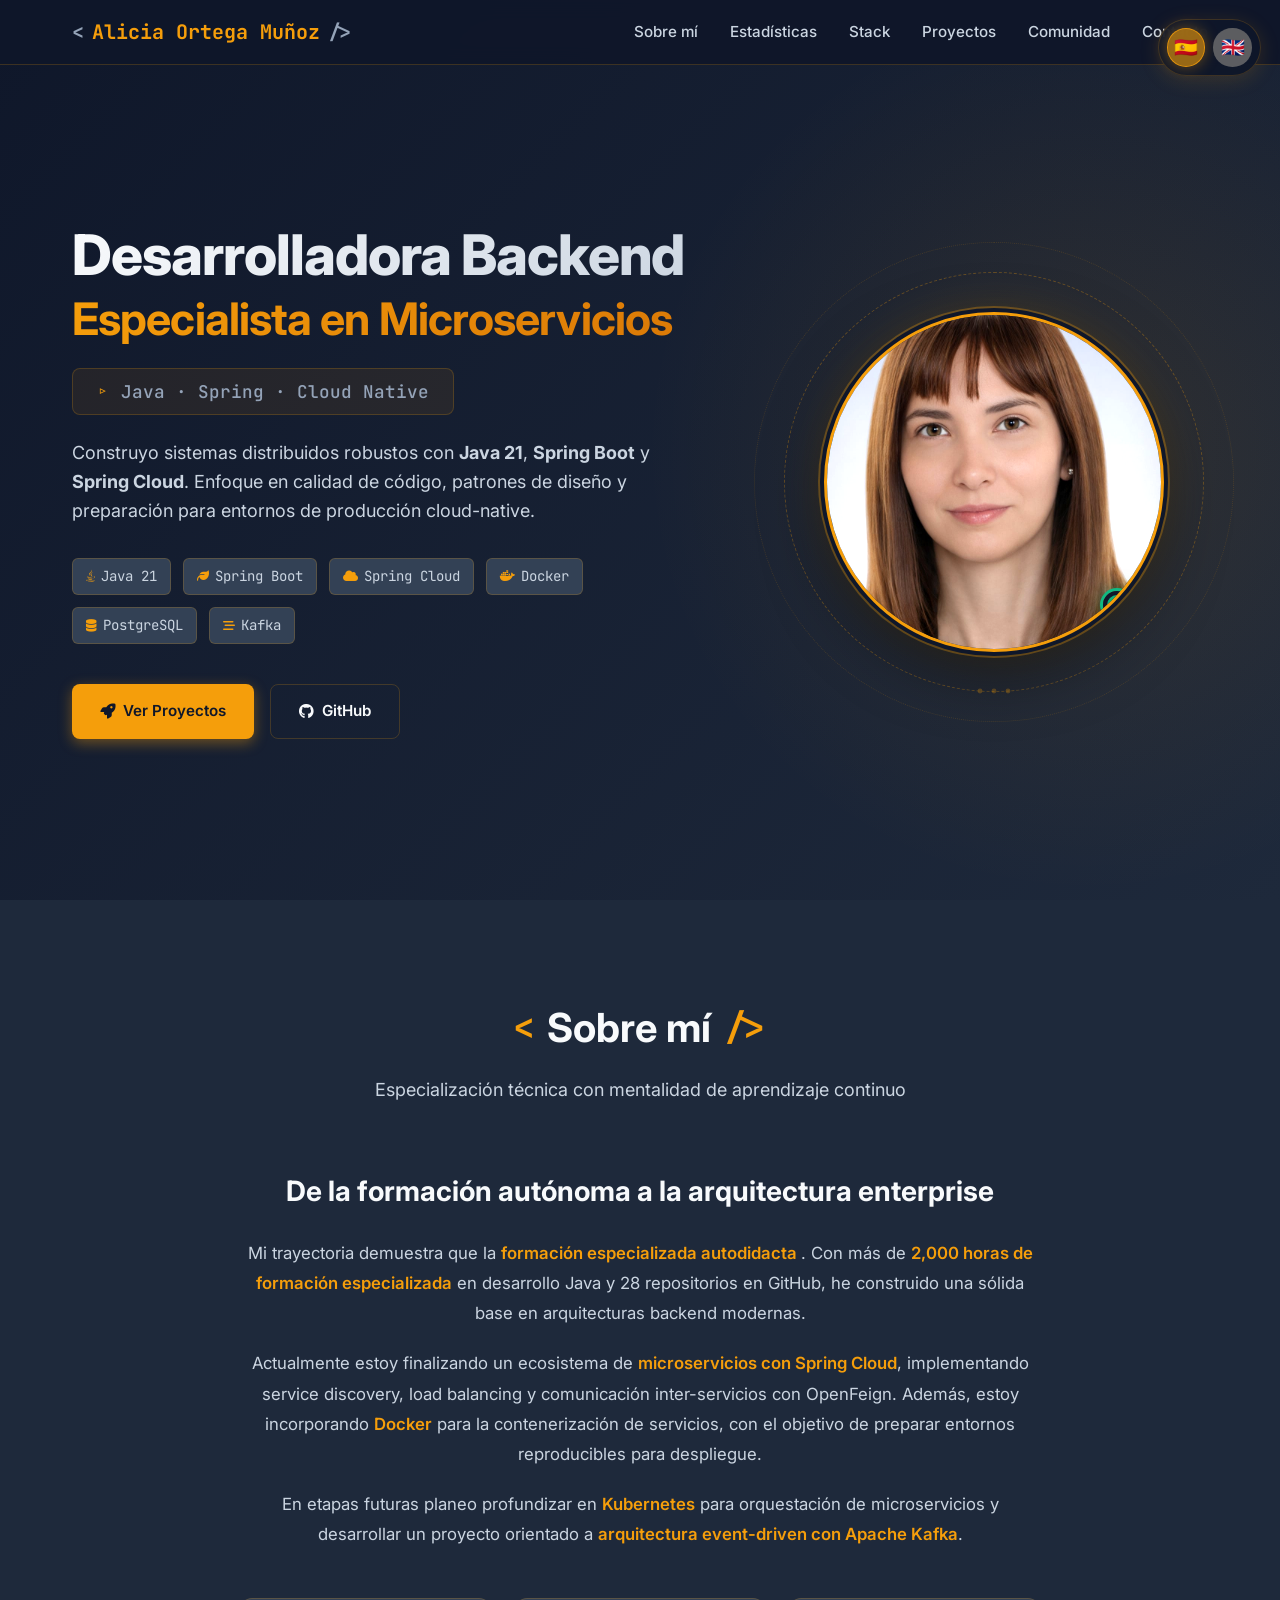
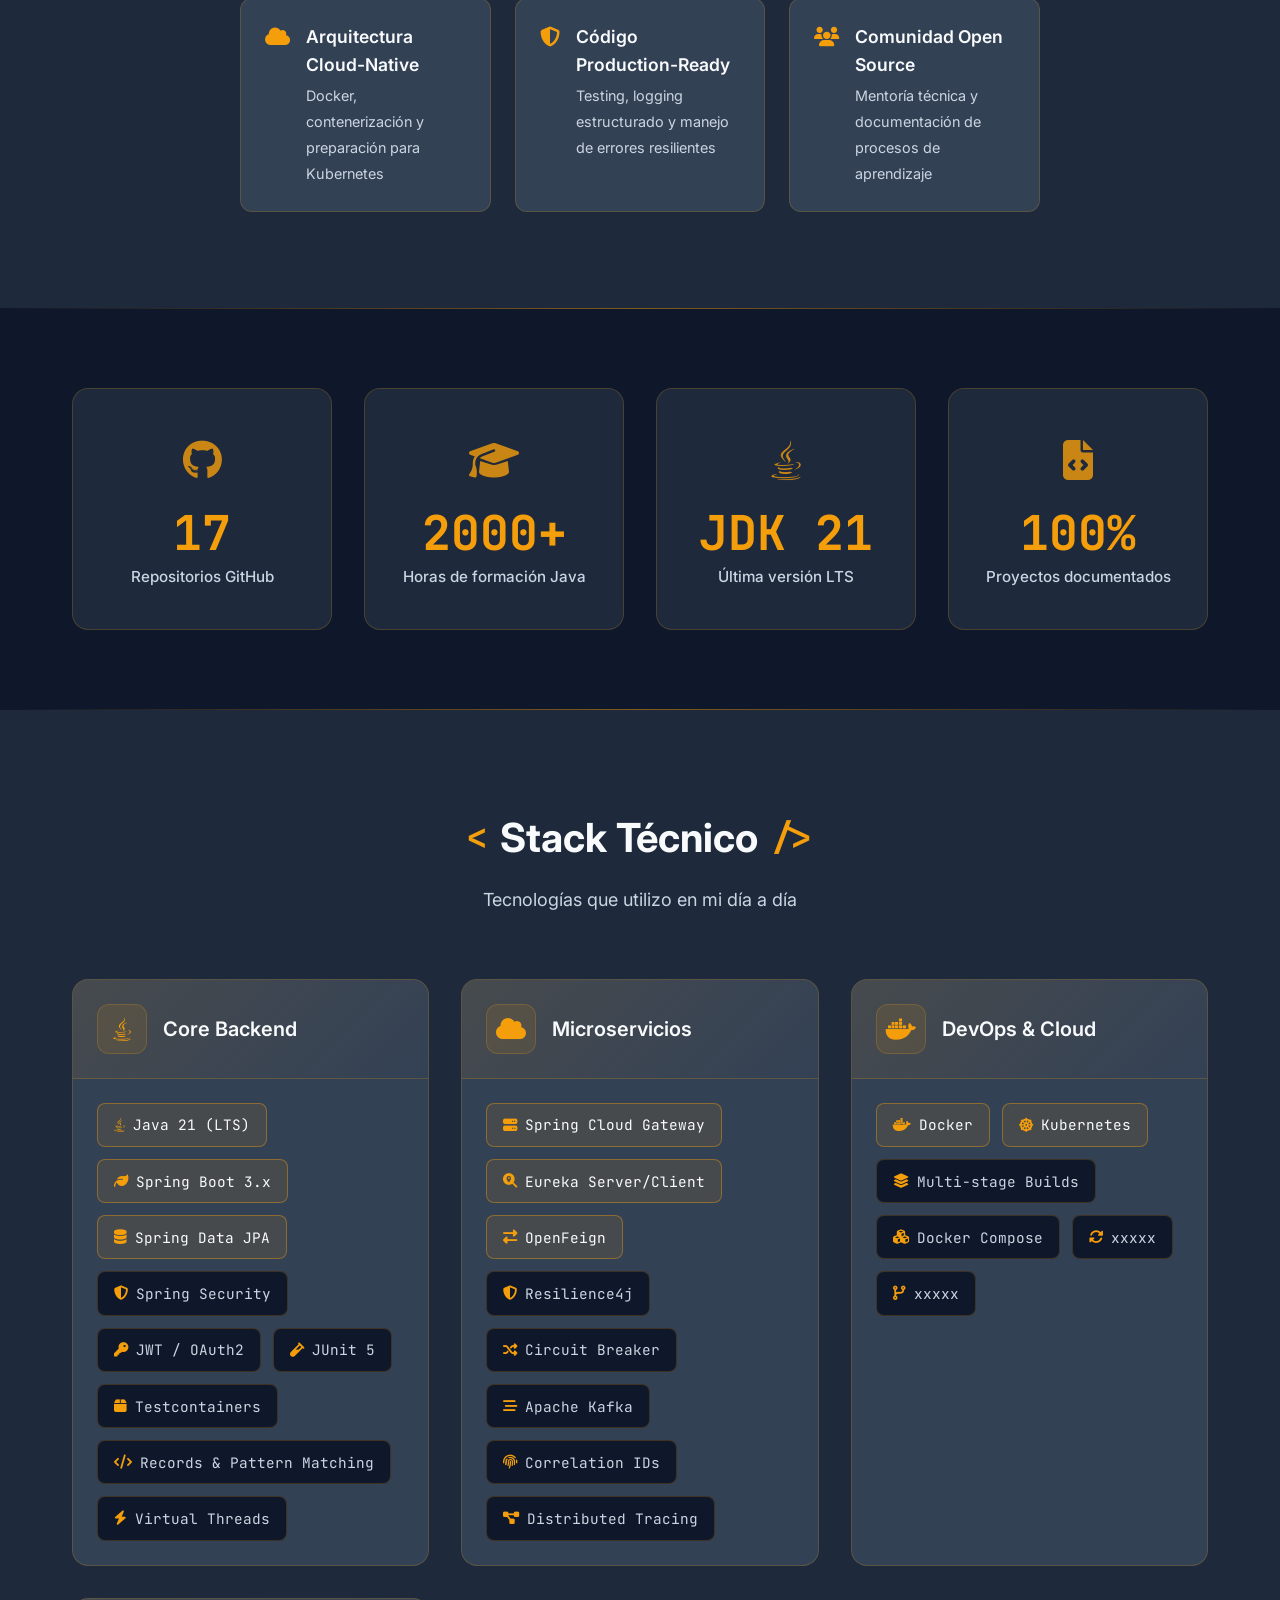
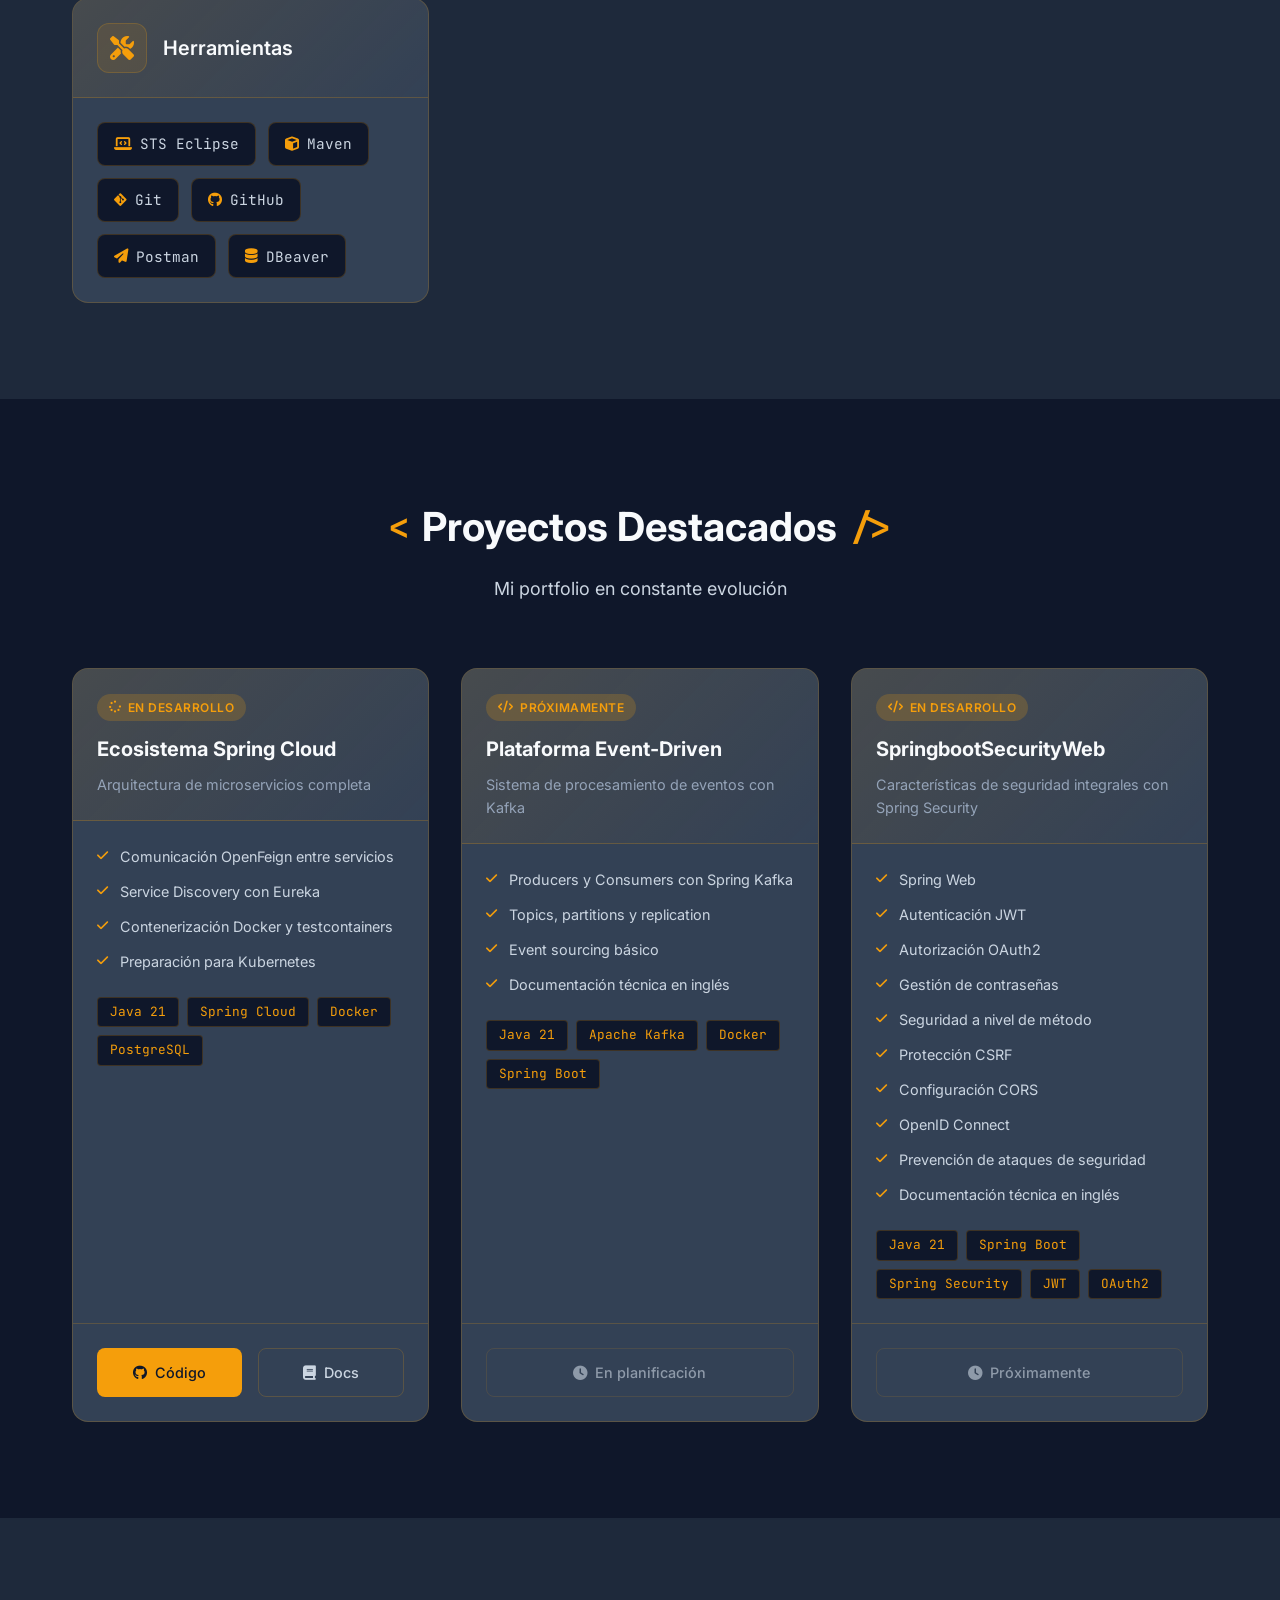
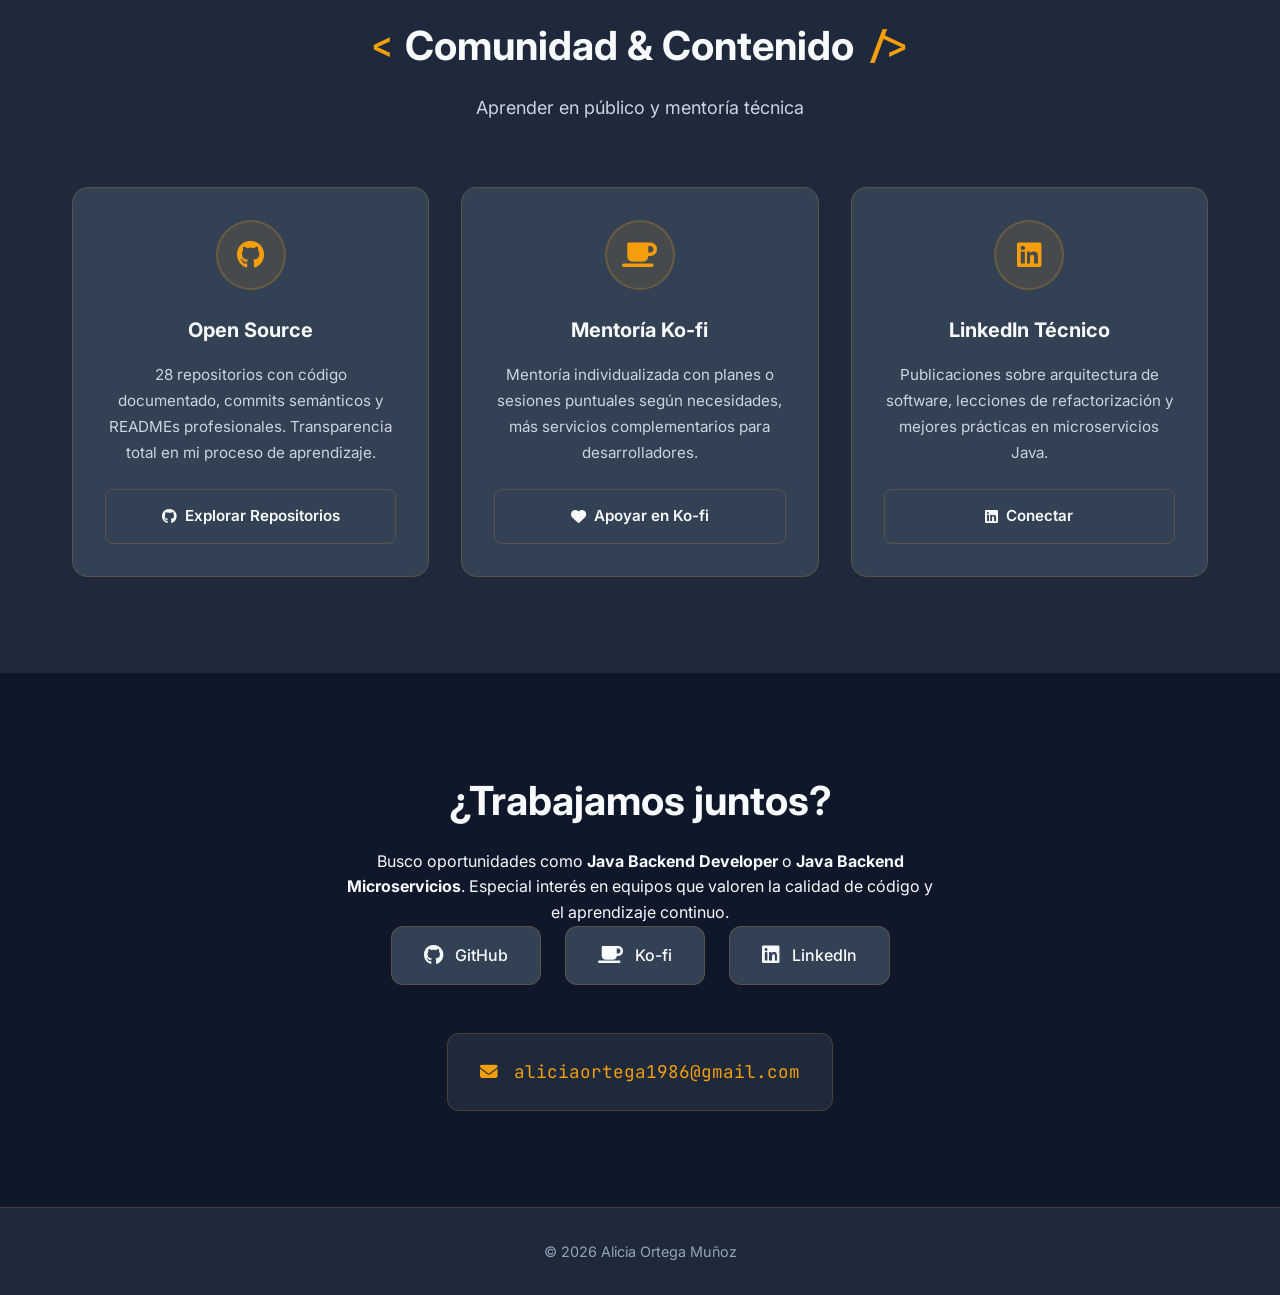
<file: src/main/resources/static/index.html>
<!DOCTYPE html>
<html lang="es">
<head>
    <meta charset="UTF-8">
    <meta name="viewport" content="width=device-width, initial-scale=1.0">
    <title>Alicia Ortega Muñoz | Java Backend Developer</title>
    <link href="https://fonts.googleapis.com/css2?family=Inter:wght@300;400;500;600;700&family=JetBrains+Mono:wght@400;500&display=swap" rel="stylesheet">
    <link rel="stylesheet" href="https://cdnjs.cloudflare.com/ajax/libs/font-awesome/6.4.0/css/all.min.css">
    
    <style>
/* ===== VARIABLES DE COLOR ===== */
:root {
    --bg-primary: #0f172a;
    --bg-secondary: #1e293b;
    --bg-card: #334155;
    --accent: #f59e0b;
    --accent-hover: #d97706;
    --text-primary: #f8fafc;
    --text-secondary: #cbd5e1;
    --text-muted: #94a3b8;
    --border: rgba(245, 158, 11, 0.2);
    --success: #10b981;
    --code-bg: #0d1117;
}

* {
    margin: 0;
    padding: 0;
    box-sizing: border-box;
}

html {
    scroll-behavior: smooth;
}

body {
    font-family: 'Inter', sans-serif;
    background-color: var(--bg-primary);
    color: var(--text-primary);
    line-height: 1.6;
    overflow-x: hidden;
}

/* ===== UTILIDADES ===== */
.container {
    max-width: 1200px;
    margin: 0 auto;
    padding: 0 2rem;
}

.highlight {
    color: var(--accent);
    font-weight: 600;
}

.code-tag {
    font-family: 'JetBrains Mono', monospace;
    color: var(--accent);
    font-size: 0.9em;
}

/* ===== SELECTOR DE IDIOMA ===== */
.lang-switcher {
    position: fixed;
    top: 1.2rem;
    right: 1.2rem;
    z-index: 3000;
    display: flex;
    gap: 0.5rem;
    background: rgba(15, 23, 42, 0.9);
    backdrop-filter: blur(12px);
    padding: 0.5rem;
    border-radius: 50px;
    border: 1px solid var(--border);
    box-shadow: 0 4px 20px rgba(245, 158, 11, 0.15);
}

.lang-flag {
    width: 2.4rem;
    height: 2.4rem;
    display: flex;
    align-items: center;
    justify-content: center;
    border-radius: 50%;
    text-decoration: none;
    font-size: 1.2rem;
    transition: all 0.3s ease;
    border: 1px solid transparent;
    color: #ffffff;
    background: rgba(112, 112, 112, 0.8);
}

.lang-flag:hover {
    transform: translateY(-2px);
    background: rgba(245, 158, 11, 0.4);
    border-color: rgba(245, 158, 11, 0.6);
    box-shadow: 0 0 15px rgba(245, 158, 11, 0.3);
}

.lang-flag.active {
    background: rgba(245, 158, 11, 0.6);
    border-color: rgba(245, 158, 11, 0.8);
    box-shadow: 0 0 15px rgba(245, 158, 11, 0.4);
}

/* ===== NAVEGACIÓN ===== */
.navbar {
    position: fixed;
    top: 0;
    left: 0;
    right: 0;
    background: rgba(15, 23, 42, 0.95);
    backdrop-filter: blur(10px);
    border-bottom: 1px solid var(--border);
    z-index: 2000;
    padding: 1rem 0;
}

.navbar .container {
    display: flex;
    justify-content: space-between;
    align-items: center;
}

.logo {
    font-family: 'JetBrains Mono', monospace;
    font-size: 1.25rem;
    font-weight: 700;
    color: var(--accent);
    text-decoration: none;
    display: flex;
    align-items: center;
    gap: 0.5rem;
}

.logo::before {
    content: '<';
    color: var(--text-muted);
}

.logo::after {
    content: '/>';
    color: var(--text-muted);
}

.nav-links {
    display: flex;
    list-style: none;
    gap: 2rem;
}

.nav-links a {
    color: var(--text-secondary);
    text-decoration: none;
    font-weight: 500;
    font-size: 0.95rem;
    transition: color 0.3s ease;
    position: relative;
}

.nav-links a::after {
    content: '';
    position: absolute;
    bottom: -4px;
    left: 0;
    width: 0;
    height: 2px;
    background: var(--accent);
    transition: width 0.3s ease;
}

.nav-links a:hover {
    color: var(--accent);
}

.nav-links a:hover::after {
    width: 100%;
}

.hamburger {
    display: none;
    flex-direction: column;
    gap: 5px;
    cursor: pointer;
}

.hamburger span {
    width: 25px;
    height: 2px;
    background: var(--text-primary);
    transition: 0.3s;
}

/* ===== HERO SECTION ===== */
.hero {
    min-height: 100vh;
    display: flex;
    align-items: center;
    padding: 8rem 0 4rem;
    background: linear-gradient(135deg, var(--bg-primary) 0%, var(--bg-secondary) 100%);
    position: relative;
    overflow: hidden;
}

.hero::before {
    content: '';
    position: absolute;
    top: 0;
    right: 0;
    width: 50%;
    height: 100%;
    background: radial-gradient(circle at 70% 50%, rgba(245, 158, 11, 0.1) 0%, transparent 70%);
    pointer-events: none;
}

.hero .container {
    display: grid;
    grid-template-columns: 1.2fr 0.8fr;
    gap: 4rem;
    align-items: center;
}

/* ===== HERO TITLE - NUEVO ESTILO DESTACADO ===== */
.hero-title {
    font-size: 3.5rem;
    font-weight: 800;
    line-height: 1.1;
    margin-bottom: 1.5rem;
    display: flex;
    flex-direction: column;
    gap: 0.5rem;
}

.title-line {
    display: block;
    background: linear-gradient(135deg, var(--text-primary) 0%, var(--text-secondary) 100%);
    -webkit-background-clip: text;
    -webkit-text-fill-color: transparent;
    background-clip: text;
    letter-spacing: -0.02em;
}

.title-highlight {
    background: linear-gradient(135deg, var(--accent) 0%, var(--accent-hover) 100%);
    -webkit-background-clip: text;
    -webkit-text-fill-color: transparent;
    background-clip: text;
    font-size: 2.8rem;
    font-weight: 700;
}

.title-tag {
    display: inline-flex;
    align-items: center;
    gap: 0.75rem;
    font-family: 'JetBrains Mono', monospace;
    font-size: 1.1rem;
    font-weight: 500;
    color: var(--text-muted);
    margin-top: 1rem;
    padding: 0.75rem 1.5rem;
    background: rgba(245, 158, 11, 0.08);
    border: 1px solid var(--border);
    border-radius: 8px;
    align-self: flex-start;
}

.title-tag::before {
    content: '▹';
    color: var(--accent);
    font-size: 1.2rem;
}

.hero-description {
    font-size: 1.125rem;
    color: var(--text-secondary);
    margin-bottom: 2rem;
    max-width: 600px;
}

.hero-tech-stack {
    display: flex;
    flex-wrap: wrap;
    gap: 0.75rem;
    margin-bottom: 2.5rem;
}

.tech-tag {
    background: var(--bg-card);
    border: 1px solid var(--border);
    padding: 0.4rem 0.8rem;
    border-radius: 6px;
    font-size: 0.875rem;
    color: var(--text-secondary);
    font-family: 'JetBrains Mono', monospace;
    display: flex;
    align-items: center;
    gap: 0.4rem;
}

.tech-tag i {
    color: var(--accent);
    font-size: 0.75rem;
}

.hero-buttons {
    display: flex;
    gap: 1rem;
    flex-wrap: wrap;
}

.btn {
    display: inline-flex;
    align-items: center;
    gap: 0.5rem;
    padding: 0.875rem 1.75rem;
    border-radius: 8px;
    text-decoration: none;
    font-weight: 600;
    font-size: 0.95rem;
    transition: all 0.3s ease;
    border: none;
    cursor: pointer;
}

.btn-primary {
    background: var(--accent);
    color: var(--bg-primary);
    box-shadow: 0 4px 14px rgba(245, 158, 11, 0.4);
}

.btn-primary:hover {
    background: var(--accent-hover);
    transform: translateY(-2px);
    box-shadow: 0 6px 20px rgba(245, 158, 11, 0.5);
}

.btn-secondary {
    background: transparent;
    color: var(--text-primary);
    border: 1px solid var(--border);
}

.btn-secondary:hover {
    background: rgba(245, 158, 11, 0.1);
    border-color: var(--accent);
    color: var(--accent);
}

/* ===== HERO IMAGE - PROFESIONAL Y COHERENTE ===== */
.hero-image-wrapper {
    display: flex;
    justify-content: center;
    align-items: center;
    position: relative;
    padding: 2rem;
}

.profile-img-container {
    position: relative;
    width: 340px;
    height: 340px;
    border-radius: 50%;
    overflow: hidden;
    border: 3px solid var(--accent);
    box-shadow: 
        0 0 0 4px var(--bg-primary),
        0 0 0 6px rgba(245, 158, 11, 0.3),
        0 20px 60px rgba(0, 0, 0, 0.5),
        0 0 40px rgba(245, 158, 11, 0.2);
    background: var(--bg-secondary);
    z-index: 2;
    transition: all 0.4s ease;
}

.profile-img-container:hover {
    transform: scale(1.03);
    box-shadow: 
        0 0 0 4px var(--bg-primary),
        0 0 0 8px rgba(245, 158, 11, 0.5),
        0 30px 80px rgba(0, 0, 0, 0.6),
        0 0 60px rgba(245, 158, 11, 0.3);
}

.profile-img {
    width: 100%;
    height: 100%;
    object-fit: cover;
    object-position: center 20%;
    transform: scale(1.15);
    transition: transform 0.4s ease, filter 0.4s ease;
    filter: brightness(1.05) contrast(1.05);
}

.profile-img-container:hover .profile-img {
    transform: scale(1.22);
    filter: brightness(1.1) contrast(1.05);
}

/* Status Indicator - Sin tooltip */
.status-indicator {
    position: absolute;
    bottom: 30px;
    right: 30px;
    width: 28px;
    height: 28px;
    background: linear-gradient(135deg, var(--success) 0%, #059669 100%);
    border-radius: 50%;
    border: 4px solid var(--bg-primary);
    box-shadow: 0 0 0 3px var(--success), 0 0 20px rgba(16, 185, 129, 0.6);
    animation: pulse-ring 2s cubic-bezier(0.215, 0.61, 0.355, 1) infinite;
    z-index: 10;
}

@keyframes pulse-ring {
    0% { transform: scale(0.95); box-shadow: 0 0 0 0 rgba(16, 185, 129, 0.7); }
    70% { transform: scale(1); box-shadow: 0 0 0 15px rgba(16, 185, 129, 0); }
    100% { transform: scale(0.95); box-shadow: 0 0 0 0 rgba(16, 185, 129, 0); }
}

/* Anillos decorativos técnicos */
.tech-ring {
    position: absolute;
    border-radius: 50%;
    border: 1px dashed rgba(245, 158, 11, 0.3);
    pointer-events: none;
}

.ring-1 {
    width: 420px;
    height: 420px;
    animation: rotate 20s linear infinite;
}

.ring-2 {
    width: 480px;
    height: 480px;
    border-style: dotted;
    border-color: rgba(245, 158, 11, 0.15);
    animation: rotate 25s linear infinite reverse;
}

@keyframes rotate {
    from { transform: rotate(0deg); }
    to { transform: rotate(360deg); }
}

/* Puntos decorativos */
.tech-dots {
    position: absolute;
    display: flex;
    gap: 0.5rem;
    bottom: -10px;
}

.tech-dots span {
    width: 6px;
    height: 6px;
    background: var(--accent);
    border-radius: 50%;
    opacity: 0.6;
    animation: blink 1.4s infinite both;
}

.tech-dots span:nth-child(2) { animation-delay: 0.2s; }
.tech-dots span:nth-child(3) { animation-delay: 0.4s; }

@keyframes blink {
    0%, 80%, 100% { opacity: 0.3; transform: scale(0.8); }
    40% { opacity: 1; transform: scale(1.2); }
}

/* Responsive del Hero */
@media (max-width: 968px) {
    .hero .container {
        grid-template-columns: 1fr;
        text-align: center;
    }
    
    .hero-title {
        font-size: 2.8rem;
        align-items: center;
    }
    
    .title-highlight {
        font-size: 2.2rem;
    }
    
    .title-tag {
        align-self: center;
        font-size: 1rem;
    }
    
    .hero-tech-stack {
        justify-content: center;
    }
    
    .hero-buttons {
        justify-content: center;
    }
    
    .hero-image-wrapper {
        display: none;
    }
}

@media (max-width: 640px) {
    .hero-title {
        font-size: 2.2rem;
    }
    
    .title-highlight {
        font-size: 1.8rem;
    }
    
    .title-tag {
        font-size: 0.9rem;
        padding: 0.6rem 1rem;
    }
    
    .profile-img-container {
        width: 240px;
        height: 240px;
        border-width: 2px;
    }
    
    .ring-1 { width: 290px; height: 290px; }
    .ring-2 { display: none; }
    
    .status-indicator {
        width: 22px;
        height: 22px;
        border-width: 3px;
        bottom: 15px;
        right: 15px;
    }
}

/* ===== SECCIONES GENERALES ===== */
section {
    padding: 6rem 0;
}

.section-header {
    text-align: center;
    margin-bottom: 4rem;
}

.section-header h2 {
    font-size: 2.5rem;
    font-weight: 700;
    margin-bottom: 1rem;
    display: flex;
    align-items: center;
    justify-content: center;
    gap: 0.75rem;
}

.section-header p {
    color: var(--text-secondary);
    font-size: 1.125rem;
    max-width: 600px;
    margin: 0 auto;
}

/* ===== ABOUT SECTION ===== */
.about {
    background: var(--bg-secondary);
}

.about-content {
    max-width: 800px;
    margin: 0 auto;
    text-align: center;
}

.about-content h3 {
    font-size: 1.75rem;
    margin-bottom: 1.5rem;
    color: var(--text-primary);
}

.about-content p {
    color: var(--text-secondary);
    margin-bottom: 1.25rem;
    font-size: 1.05rem;
    line-height: 1.8;
}

.about-content strong {
    color: var(--accent);
    font-weight: 600;
}

.about-highlights {
    list-style: none;
    margin: 3rem 0 0;
    display: grid;
    grid-template-columns: repeat(auto-fit, minmax(250px, 1fr));
    gap: 1.5rem;
    text-align: left;
}

.about-highlights li {
    display: flex;
    align-items: flex-start;
    gap: 1rem;
    color: var(--text-secondary);
    background: var(--bg-card);
    padding: 1.5rem;
    border-radius: 12px;
    border: 1px solid var(--border);
    transition: all 0.3s ease;
}

.about-highlights li:hover {
    border-color: var(--accent);
    transform: translateY(-3px);
}

.about-highlights i {
    color: var(--accent);
    margin-top: 0.25rem;
    font-size: 1.25rem;
    flex-shrink: 0;
}

.about-highlights strong {
    display: block;
    margin-bottom: 0.25rem;
    color: var(--text-primary);
    font-size: 1.1rem;
}

.about-highlights p {
    margin: 0;
    font-size: 0.9rem;
}

/* ===== STATS SECTION ===== */
.stats {
    background: var(--bg-primary);
    padding: 5rem 0;
    position: relative;
    overflow: hidden;
}

.stats::before {
    content: '';
    position: absolute;
    top: 0;
    left: 0;
    right: 0;
    height: 1px;
    background: linear-gradient(90deg, transparent, var(--accent), transparent);
    opacity: 0.5;
}

.stats::after {
    content: '';
    position: absolute;
    bottom: 0;
    left: 0;
    right: 0;
    height: 1px;
    background: linear-gradient(90deg, transparent, var(--accent), transparent);
    opacity: 0.5;
}

.stats-grid {
    display: grid;
    grid-template-columns: repeat(4, 1fr);
    gap: 2rem;
    position: relative;
    z-index: 1;
}

.stat-card {
    background: var(--bg-secondary);
    border: 1px solid var(--border);
    padding: 2.5rem 1.5rem;
    border-radius: 16px;
    text-align: center;
    transition: all 0.3s ease;
    position: relative;
    overflow: hidden;
}

.stat-card::before {
    content: '';
    position: absolute;
    top: 0;
    left: 0;
    right: 0;
    height: 4px;
    background: linear-gradient(90deg, var(--accent), var(--accent-hover));
    transform: scaleX(0);
    transition: transform 0.3s ease;
}

.stat-card:hover {
    transform: translateY(-8px);
    border-color: var(--accent);
    box-shadow: 0 20px 40px rgba(245, 158, 11, 0.15);
}

.stat-card:hover::before {
    transform: scaleX(1);
}

.stat-icon {
    font-size: 2.5rem;
    color: var(--accent);
    margin-bottom: 1rem;
    opacity: 0.8;
}

.stat-number {
    font-size: 3rem;
    font-weight: 700;
    color: var(--accent);
    font-family: 'JetBrains Mono', monospace;
    margin-bottom: 0.5rem;
    line-height: 1;
}

.stat-label {
    color: var(--text-secondary);
    font-size: 0.95rem;
    font-weight: 500;
}

/* ===== TECH STACK ===== */
.tech {
    background: var(--bg-secondary);
}

.tech-grid {
    display: grid;
    grid-template-columns: repeat(auto-fit, minmax(300px, 1fr));
    gap: 2rem;
}

.tech-card {
    background: var(--bg-card);
    border: 1px solid var(--border);
    border-radius: 16px;
    overflow: hidden;
    transition: all 0.3s ease;
    display: flex;
    flex-direction: column;
    height: 100%;
}

.tech-card:hover {
    transform: translateY(-8px);
    border-color: var(--accent);
    box-shadow: 0 20px 40px rgba(0, 0, 0, 0.3);
}

.tech-card-header {
    padding: 1.5rem;
    background: linear-gradient(135deg, rgba(245, 158, 11, 0.1) 0%, transparent 100%);
    border-bottom: 1px solid var(--border);
    display: flex;
    align-items: center;
    gap: 1rem;
}

.tech-card-icon {
    width: 50px;
    height: 50px;
    background: rgba(245, 158, 11, 0.1);
    border-radius: 12px;
    display: flex;
    align-items: center;
    justify-content: center;
    font-size: 1.5rem;
    color: var(--accent);
    border: 1px solid var(--border);
}

.tech-card h3 {
    font-size: 1.25rem;
    font-weight: 600;
    color: var(--text-primary);
}

.tech-card-body {
    padding: 1.5rem;
    flex-grow: 1;
}

.tech-badges-grid {
    display: flex;
    flex-wrap: wrap;
    gap: 0.75rem;
}

.tech-badge {
    display: inline-flex;
    align-items: center;
    gap: 0.5rem;
    background: var(--bg-primary);
    border: 1px solid var(--border);
    padding: 0.6rem 1rem;
    border-radius: 8px;
    font-size: 0.9rem;
    color: var(--text-secondary);
    font-family: 'JetBrains Mono', monospace;
    transition: all 0.3s ease;
    cursor: default;
}

.tech-badge:hover {
    border-color: var(--accent);
    color: var(--accent);
    transform: translateY(-2px);
    box-shadow: 0 4px 12px rgba(245, 158, 11, 0.15);
}

.tech-badge i {
    color: var(--accent);
    font-size: 0.9rem;
}

.tech-badge.featured {
    background: rgba(245, 158, 11, 0.1);
    border-color: rgba(245, 158, 11, 0.4);
    color: var(--text-primary);
}

.tech-badge.featured:hover {
    background: rgba(245, 158, 11, 0.2);
    border-color: var(--accent);
}

/* ===== PROJECTS ===== */
.projects {
    background: var(--bg-primary);
}

.projects-grid {
    display: grid;
    grid-template-columns: repeat(auto-fit, minmax(350px, 1fr));
    gap: 2rem;
}

.project-card {
    background: var(--bg-card);
    border: 1px solid var(--border);
    border-radius: 16px;
    overflow: hidden;
    transition: all 0.3s ease;
    display: flex;
    flex-direction: column;
    height: 100%;
}

.project-card:hover {
    transform: translateY(-8px);
    border-color: var(--accent);
    box-shadow: 0 20px 40px rgba(0, 0, 0, 0.3);
}

.project-header {
    padding: 1.5rem;
    background: linear-gradient(135deg, rgba(245, 158, 11, 0.1) 0%, transparent 100%);
    border-bottom: 1px solid var(--border);
}

.project-status {
    display: inline-flex;
    align-items: center;
    gap: 0.4rem;
    font-size: 0.75rem;
    font-weight: 600;
    padding: 0.25rem 0.75rem;
    border-radius: 50px;
    margin-bottom: 0.75rem;
    text-transform: uppercase;
    letter-spacing: 0.5px;
}

.status-in-progress {
    background: rgba(245, 158, 11, 0.2);
    color: var(--accent);
}

.status-completed {
    background: rgba(16, 185, 129, 0.2);
    color: var(--success);
}

.project-header h3 {
    font-size: 1.25rem;
    margin-bottom: 0.5rem;
    color: var(--text-primary);
}

.project-header p {
    color: var(--text-muted);
    font-size: 0.9rem;
}

.project-body {
    padding: 1.5rem;
    flex-grow: 1;
}

.project-features {
    list-style: none;
    margin-bottom: 1.5rem;
}

.project-features li {
    display: flex;
    align-items: flex-start;
    gap: 0.75rem;
    margin-bottom: 0.75rem;
    color: var(--text-secondary);
    font-size: 0.9rem;
}

.project-features i {
    color: var(--accent);
    font-size: 0.8rem;
    margin-top: 0.3rem;
    flex-shrink: 0;
}

.project-tech {
    display: flex;
    flex-wrap: wrap;
    gap: 0.5rem;
}

.project-tech span {
    background: var(--bg-primary);
    color: var(--accent);
    padding: 0.25rem 0.75rem;
    border-radius: 4px;
    font-size: 0.8rem;
    font-family: 'JetBrains Mono', monospace;
    border: 1px solid var(--border);
}

.project-footer {
    padding: 1.5rem;
    border-top: 1px solid var(--border);
    display: flex;
    gap: 1rem;
}

.project-link {
    flex: 1;
    text-align: center;
    padding: 0.75rem;
    border-radius: 8px;
    text-decoration: none;
    font-weight: 500;
    font-size: 0.9rem;
    transition: all 0.3s ease;
    display: flex;
    align-items: center;
    justify-content: center;
    gap: 0.5rem;
}

.project-link-primary {
    background: var(--accent);
    color: var(--bg-primary);
}

.project-link-primary:hover {
    background: var(--accent-hover);
    transform: translateY(-2px);
}

.project-link-secondary {
    background: transparent;
    border: 1px solid var(--border);
    color: var(--text-secondary);
}

.project-link-secondary:hover {
    border-color: var(--accent);
    color: var(--accent);
}

.project-link-disabled {
    opacity: 0.6;
    cursor: not-allowed;
    pointer-events: none;
}

/* ===== COMMUNITY ===== */
.community {
    background: var(--bg-secondary);
}

.community-grid {
    display: grid;
    grid-template-columns: repeat(auto-fit, minmax(300px, 1fr));
    gap: 2rem;
}

.community-card {
    background: var(--bg-card);
    border: 1px solid var(--border);
    border-radius: 16px;
    padding: 2rem;
    text-align: center;
    transition: all 0.3s ease;
    display: flex;
    flex-direction: column;
    height: 100%;
}

.community-card:hover {
    border-color: var(--accent);
    transform: translateY(-8px);
    box-shadow: 0 20px 40px rgba(0, 0, 0, 0.2);
}

.community-icon {
    width: 70px;
    height: 70px;
    background: rgba(245, 158, 11, 0.1);
    border-radius: 50%;
    display: flex;
    align-items: center;
    justify-content: center;
    margin: 0 auto 1.5rem;
    font-size: 1.75rem;
    color: var(--accent);
    border: 2px solid var(--border);
    transition: all 0.3s ease;
}

.community-card:hover .community-icon {
    background: rgba(245, 158, 11, 0.2);
    border-color: var(--accent);
    transform: scale(1.1);
}

.community-card h3 {
    margin-bottom: 1rem;
    font-size: 1.25rem;
    color: var(--text-primary);
}

.community-card p {
    color: var(--text-secondary);
    margin-bottom: 1.5rem;
    font-size: 0.95rem;
    flex-grow: 1;
    line-height: 1.7;
}

/* ===== CONTACT ===== */
.contact {
    background: var(--bg-primary);
    text-align: center;
}

.contact-content {
    max-width: 600px;
    margin: 0 auto;
}

.contact h2 {
    font-size: 2.5rem;
    margin-bottom: 1rem;
}

.contact > .container > p {
    color: var(--text-secondary);
    margin-bottom: 2rem;
    font-size: 1.125rem;
}

.contact-links {
    display: flex;
    justify-content: center;
    gap: 1.5rem;
    margin-bottom: 3rem;
    flex-wrap: wrap;
}

.contact-link {
    display: flex;
    align-items: center;
    gap: 0.75rem;
    background: var(--bg-card);
    border: 1px solid var(--border);
    padding: 1rem 2rem;
    border-radius: 12px;
    text-decoration: none;
    color: var(--text-primary);
    font-weight: 500;
    transition: all 0.3s ease;
}

.contact-link:hover {
    border-color: var(--accent);
    color: var(--accent);
    transform: translateY(-3px);
    box-shadow: 0 10px 20px rgba(245, 158, 11, 0.1);
}

.contact-link i {
    font-size: 1.25rem;
}

.email-box {
    background: var(--bg-secondary);
    border: 1px solid var(--border);
    border-radius: 12px;
    padding: 1.5rem 2rem;
    display: inline-flex;
    align-items: center;
    gap: 1rem;
    font-family: 'JetBrains Mono', monospace;
    color: var(--accent);
    transition: all 0.3s ease;
    font-size: 1.1rem;
}

.email-box:hover {
    border-color: var(--accent);
    transform: translateY(-2px);
    box-shadow: 0 10px 20px rgba(245, 158, 11, 0.1);
}

/* ===== FOOTER ===== */
footer {
    background: var(--bg-secondary);
    border-top: 1px solid var(--border);
    padding: 2rem 0;
    text-align: center;
    color: var(--text-muted);
    font-size: 0.9rem;
}

/* ===== RESPONSIVE GENERAL ===== */
@media (max-width: 968px) {
    .stats-grid {
        grid-template-columns: repeat(2, 1fr);
        gap: 1.5rem;
    }
    
    .stat-number {
        font-size: 2.5rem;
    }
    
    .nav-links {
        display: none;
    }
    
    .hamburger {
        display: flex;
    }
    
    .about-highlights {
        grid-template-columns: 1fr;
    }
}

@media (max-width: 640px) {
    .section-header h2 {
        font-size: 2rem;
    }
    
    .stats-grid {
        grid-template-columns: 1fr;
    }
    
    .projects-grid,
    .tech-grid {
        grid-template-columns: 1fr;
    }
    
    .contact-links {
        flex-direction: column;
        align-items: center;
    }
    
    .contact-link {
        width: 100%;
        max-width: 300px;
        justify-content: center;
    }
}
    </style>
</head>

<body>
    <!-- Selector de idioma -->
    <div class="lang-switcher">
        <a href="index.html" class="lang-flag active" title="Español">🇪🇸</a>
        <a href="index-en.html" class="lang-flag" title="English">🇬🇧</a>
    </div>

    <!-- Navegación -->
    <nav class="navbar">
        <div class="container">
            <a href="#" class="logo">Alicia Ortega Muñoz</a>
            <ul class="nav-links">
                <li><a href="#about">Sobre mí</a></li>
                <li><a href="#stats">Estadísticas</a></li>
                <li><a href="#tech">Stack</a></li>
                <li><a href="#projects">Proyectos</a></li>
                <li><a href="#community">Comunidad</a></li>
                <li><a href="#contact">Contacto</a></li>
            </ul>
            <div class="hamburger">
                <span></span>
                <span></span>
                <span></span>
            </div>
        </div>
    </nav>

    <!-- Hero -->
    <section class="hero">
        <div class="container">
            <div class="hero-content">
                <!-- TÍTULO PRINCIPAL DESTACADO -->
                <h1 class="hero-title">
                    <span class="title-line">Desarrolladora Backend</span>
                    <span class="title-line title-highlight">Especialista en Microservicios</span>
                    <span class="title-tag">Java · Spring · Cloud Native</span>
                </h1>
                
                <p class="hero-description">
                    Construyo sistemas distribuidos robustos con <strong>Java 21</strong>, <strong>Spring Boot</strong> y <strong>Spring Cloud</strong>. 
                    Enfoque en calidad de código, patrones de diseño y preparación para entornos de producción cloud-native.
                </p>
                
                <div class="hero-tech-stack">
                    <span class="tech-tag"><i class="fab fa-java"></i> Java 21</span>
                    <span class="tech-tag"><i class="fas fa-leaf"></i> Spring Boot</span>
                    <span class="tech-tag"><i class="fas fa-cloud"></i> Spring Cloud</span>
                    <span class="tech-tag"><i class="fab fa-docker"></i> Docker</span>
                    <span class="tech-tag"><i class="fas fa-database"></i> PostgreSQL</span>
                    <span class="tech-tag"><i class="fas fa-stream"></i> Kafka</span>
                </div>

                <div class="hero-buttons">
                    <a href="#projects" class="btn btn-primary">
                        <i class="fas fa-rocket"></i> Ver Proyectos
                    </a>
                    <a href="https://github.com/AliciaJava" target="_blank" rel="noopener noreferrer" class="btn btn-secondary">
                        <i class="fab fa-github"></i> GitHub
                    </a>
                </div>
            </div>

            <div class="hero-image-wrapper">
                <div class="profile-img-container">
                    <img src="images/Foto Alicia.jpeg" alt="Alicia Ortega Muñoz - Java Backend Developer" class="profile-img">
                    <div class="status-indicator" title="Disponible para trabajar"></div>
                </div>
                
                <div class="tech-ring ring-1"></div>
                <div class="tech-ring ring-2"></div>
                <div class="tech-dots">
                    <span></span><span></span><span></span>
                </div>
            </div>
        </div>
    </section>

    <!-- Sobre mí -->
    <section id="about" class="about">
        <div class="container">
            <div class="section-header">
                <h2><span class="code-tag">&lt;</span> Sobre mí <span class="code-tag">/&gt;</span></h2>
                <p>Especialización técnica con mentalidad de aprendizaje continuo</p>
            </div>

            <div class="about-content">
                <h3>De la formación autónoma a la arquitectura enterprise</h3>
                <p>
                    Mi trayectoria demuestra que la <strong>formación especializada autodidacta </strong>. Con más de <strong>2,000 horas de formación especializada</strong> en desarrollo Java y 28 repositorios en GitHub, he construido una sólida base en arquitecturas backend modernas.
                </p>
                <p>
                    Actualmente estoy finalizando un ecosistema de <strong>microservicios con Spring Cloud</strong>, implementando service discovery, load balancing y comunicación inter-servicios con OpenFeign. Además, estoy incorporando <strong>Docker</strong> para la contenerización de servicios, con el objetivo de preparar entornos reproducibles para despliegue.
                </p>
                <p>
                    En etapas futuras planeo profundizar en <strong>Kubernetes</strong> para orquestación de microservicios y desarrollar un proyecto orientado a <strong>arquitectura event-driven con Apache Kafka</strong>.
                </p>

                <ul class="about-highlights">
                    <li>
                        <i class="fas fa-cloud"></i>
                        <div>
                            <strong>Arquitectura Cloud-Native</strong>
                            <p>Docker, contenerización y preparación para Kubernetes</p>
                        </div>
                    </li>
                    <li>
                        <i class="fas fa-shield-alt"></i>
                        <div>
                            <strong>Código Production-Ready</strong>
                            <p>Testing, logging estructurado y manejo de errores resilientes</p>
                        </div>
                    </li>
                    <li>
                        <i class="fas fa-users"></i>
                        <div>
                            <strong>Comunidad Open Source</strong>
                            <p>Mentoría técnica y documentación de procesos de aprendizaje</p>
                        </div>
                    </li>
                </ul>
            </div>
        </div>
    </section>

    <!-- Estadísticas -->
    <section id="stats" class="stats">
        <div class="container">
            <div class="stats-grid">
                <div class="stat-card">
                    <div class="stat-icon">
                        <i class="fab fa-github"></i>
                    </div>
                    <div class="stat-number">17</div>
                    <div class="stat-label">Repositorios GitHub</div>
                </div>
                
                <div class="stat-card">
                    <div class="stat-icon">
                        <i class="fas fa-graduation-cap"></i>
                    </div>
                    <div class="stat-number">2000+</div>
                    <div class="stat-label">Horas de formación Java</div>
                </div>
                
                <div class="stat-card">
                    <div class="stat-icon">
                        <i class="fab fa-java"></i>
                    </div>
                    <div class="stat-number">JDK 21</div>
                    <div class="stat-label">Última versión LTS</div>
                </div>
                
                <div class="stat-card">
                    <div class="stat-icon">
                        <i class="fas fa-file-code"></i>
                    </div>
                    <div class="stat-number">100%</div>
                    <div class="stat-label">Proyectos documentados</div>
                </div>
            </div>
        </div>
    </section>

    <!-- Stack Tecnológico -->
    <section id="tech" class="tech">
        <div class="container">
            <div class="section-header">
                <h2><span class="code-tag">&lt;</span> Stack Técnico <span class="code-tag">/&gt;</span></h2>
                <p>Tecnologías que utilizo en mi día a día</p>
            </div>
            
            <div class="tech-grid">
                <!-- Card 1: Core Backend -->
                <div class="tech-card">
                    <div class="tech-card-header">
                        <div class="tech-card-icon">
                            <i class="fab fa-java"></i>
                        </div>
                        <h3>Core Backend</h3>
                    </div>
                    <div class="tech-card-body">
                        <div class="tech-badges-grid">
                            <span class="tech-badge featured"><i class="fab fa-java"></i> Java 21 (LTS)</span>
                            <span class="tech-badge featured"><i class="fas fa-leaf"></i> Spring Boot 3.x</span>
                            <span class="tech-badge featured"><i class="fas fa-database"></i> Spring Data JPA</span>
                            <span class="tech-badge"><i class="fas fa-shield-alt"></i> Spring Security</span>
                            <span class="tech-badge"><i class="fas fa-key"></i> JWT / OAuth2</span>
                            <span class="tech-badge"><i class="fas fa-vial"></i> JUnit 5</span>
                            <span class="tech-badge"><i class="fas fa-box"></i> Testcontainers</span>
                            <span class="tech-badge"><i class="fas fa-code"></i> Records & Pattern Matching</span>
                            <span class="tech-badge"><i class="fas fa-bolt"></i> Virtual Threads</span>
                        </div>
                    </div>
                </div>

                <!-- Card 2: Microservicios -->
                <div class="tech-card">
                    <div class="tech-card-header">
                        <div class="tech-card-icon">
                            <i class="fas fa-cloud"></i>
                        </div>
                        <h3>Microservicios</h3>
                    </div>
                    <div class="tech-card-body">
                        <div class="tech-badges-grid">
                            <span class="tech-badge featured"><i class="fas fa-server"></i> Spring Cloud Gateway</span>
                            <span class="tech-badge featured"><i class="fas fa-search-location"></i> Eureka Server/Client</span>
                            <span class="tech-badge featured"><i class="fas fa-exchange-alt"></i> OpenFeign</span>
                            <span class="tech-badge"><i class="fas fa-shield-alt"></i> Resilience4j</span>
                            <span class="tech-badge"><i class="fas fa-random"></i> Circuit Breaker</span>
                            <span class="tech-badge"><i class="fas fa-stream"></i> Apache Kafka</span>
                            <span class="tech-badge"><i class="fas fa-fingerprint"></i> Correlation IDs</span>
                            <span class="tech-badge"><i class="fas fa-project-diagram"></i> Distributed Tracing</span>
                        </div>
                    </div>
                </div>

                <!-- Card 3: DevOps & Cloud -->
                <div class="tech-card">
                    <div class="tech-card-header">
                        <div class="tech-card-icon">
                            <i class="fab fa-docker"></i>
                        </div>
                        <h3>DevOps & Cloud</h3>
                    </div>
                    <div class="tech-card-body">
                        <div class="tech-badges-grid">
                            <span class="tech-badge featured"><i class="fab fa-docker"></i> Docker</span>
                            <span class="tech-badge featured"><i class="fas fa-dharmachakra"></i> Kubernetes</span>
                            <span class="tech-badge"><i class="fas fa-layer-group"></i> Multi-stage Builds</span>
                            <span class="tech-badge"><i class="fas fa-cubes"></i> Docker Compose</span>
                            <span class="tech-badge"><i class="fas fa-sync-alt"></i>   xxxxx      </span>
                            <span class="tech-badge"><i class="fas fa-code-branch"></i> xxxxx</span>
                        </div>
                    </div>
                </div>

                <!-- Card 4: Herramientas -->
                <div class="tech-card">
                    <div class="tech-card-header">
                        <div class="tech-card-icon">
                            <i class="fas fa-tools"></i>
                        </div>
                        <h3>Herramientas</h3>
                    </div>
                    <div class="tech-card-body">
                        <div class="tech-badges-grid">
                            <span class="tech-badge"><i class="fas fa-laptop-code"></i> STS Eclipse</span>
                            <span class="tech-badge"><i class="fas fa-cube"></i> Maven</span>
                            <span class="tech-badge"><i class="fab fa-git-alt"></i> Git</span>
                            <span class="tech-badge"><i class="fab fa-github"></i> GitHub</span>
                            <span class="tech-badge"><i class="fas fa-paper-plane"></i> Postman</span>
                            <span class="tech-badge"><i class="fas fa-database"></i> DBeaver</span>
                        </div>
                    </div>
                </div>
            </div>
        </div>
    </section>

   <!-- Proyectos -->
	<section id="projects" class="projects">
		<div class="container">
			<div class="section-header">
				<h2>
					<span class="code-tag">&lt;</span> Proyectos Destacados <span
						class="code-tag">/&gt;</span>
				</h2>
				<p>Mi portfolio en constante evolución</p>
			</div>

			<div class="projects-grid">

				<!-- Proyecto 1 -->
				<div class="project-card">
					<div class="project-header">
						<span class="project-status status-in-progress"> <i
							class="fas fa-spinner fa-spin"></i> En desarrollo
						</span>
						<h3>Ecosistema Spring Cloud</h3>
						<p>Arquitectura de microservicios completa</p>
					</div>
					<div class="project-body">
						<ul class="project-features">
							<li><i class="fas fa-check"></i> Comunicación OpenFeign
								entre servicios</li>
							<li><i class="fas fa-check"></i> Service Discovery con
								Eureka</li>
							<li><i class="fas fa-check"></i> Contenerización Docker y
								testcontainers</li>
							<li><i class="fas fa-check"></i> Preparación para Kubernetes</li>
						</ul>
						<div class="project-tech">
							<span>Java 21</span> <span>Spring Cloud</span> <span>Docker</span>
							<span>PostgreSQL</span>
						</div>
					</div>
					<div class="project-footer">
						<a href="https://github.com/AliciaJava" target="_blank"
							rel="noopener noreferrer"
							class="project-link project-link-primary"> <i
							class="fab fa-github"></i> Código
						</a> <a href="#" class="project-link project-link-secondary"> <i
							class="fas fa-book"></i> Docs
						</a>
					</div>
				</div>

				<!-- Proyecto 2 -->
				<div class="project-card">
					<div class="project-header">
						<span class="project-status status-in-progress"> <i
							class="fas fa-code"></i> Próximamente
						</span>
						<h3>Plataforma Event-Driven</h3>
						<p>Sistema de procesamiento de eventos con Kafka</p>
					</div>
					<div class="project-body">
						<ul class="project-features">
							<li><i class="fas fa-check"></i> Producers y Consumers con
								Spring Kafka</li>
							<li><i class="fas fa-check"></i> Topics, partitions y
								replication</li>
							<li><i class="fas fa-check"></i> Event sourcing básico</li>
							<li><i class="fas fa-check"></i> Documentación técnica en
								inglés</li>
						</ul>
						<div class="project-tech">
							<span>Java 21</span> <span>Apache Kafka</span> <span>Docker</span>
							<span>Spring Boot</span>
						</div>
					</div>
					<div class="project-footer">
						<span
							class="project-link project-link-secondary project-link-disabled">
							<i class="fas fa-clock"></i> En planificación
						</span>
					</div>
				</div>

				<!-- Proyecto 3 -->
				<div class="project-card">
					<div class="project-header">
						<span class="project-status status-in-progress"> <i
							class="fas fa-code"></i> En desarrollo
						</span>
						<h3>SpringbootSecurityWeb</h3>
						<p>Características de seguridad integrales con Spring Security</p>
					</div>
					<div class="project-body">
						<ul class="project-features">
							<li><i class="fas fa-check"></i> Spring Web</li>
							<li><i class="fas fa-check"></i> Autenticación JWT</li>
							<li><i class="fas fa-check"></i> Autorización OAuth2</li>
							<li><i class="fas fa-check"></i> Gestión de contraseñas</li>
							<li><i class="fas fa-check"></i> Seguridad a nivel de método</li>
							<li><i class="fas fa-check"></i> Protección CSRF</li>
							<li><i class="fas fa-check"></i> Configuración CORS</li>
							<li><i class="fas fa-check"></i> OpenID Connect</li>
							<li><i class="fas fa-check"></i> Prevención de ataques de
								seguridad</li>
							<li><i class="fas fa-check"></i> Documentación técnica en
								inglés</li>
						</ul>
						<div class="project-tech">
							<span>Java 21</span> <span>Spring Boot</span> <span>Spring
								Security</span> <span>JWT</span> <span>OAuth2</span>
						</div>
					</div>
					<div class="project-footer">
						<span
							class="project-link project-link-secondary project-link-disabled">
							<i class="fas fa-clock"></i> Próximamente
						</span>
					</div>
				</div>
	</section>

	<!-- Comunidad -->
<section id="community" class="community">
    <div class="container">
        <div class="section-header">
            <h2><span class="code-tag">&lt;</span> Comunidad & Contenido <span class="code-tag">/&gt;</span></h2>
            <p>Aprender en público y mentoría técnica</p>
        </div>

        <div class="community-grid">

            <div class="community-card">
                <div class="community-icon">
                    <i class="fab fa-github"></i>
                </div>
                <h3>Open Source</h3>
                <p>28 repositorios con código documentado, commits semánticos y READMEs profesionales. Transparencia total en mi proceso de aprendizaje.</p>
                <a href="https://github.com/AliciaJava" target="_blank" rel="noopener noreferrer" class="btn btn-secondary" style="width: 100%; justify-content: center;">
                    <i class="fab fa-github"></i> Explorar Repositorios
                </a>
            </div>

            <div class="community-card">
                <div class="community-icon">
                    <i class="fas fa-coffee"></i>
                </div>
                <h3>Mentoría Ko-fi</h3>
                <p>Mentoría individualizada con planes o sesiones puntuales según necesidades, más servicios complementarios para desarrolladores.</p>
                <a href="https://ko-fi.com/aliciaortegamunoz" target="_blank" rel="noopener noreferrer" class="btn btn-secondary" style="width: 100%; justify-content: center;">
                    <i class="fas fa-heart"></i> Apoyar en Ko-fi
                </a>
            </div>

            <div class="community-card">
                <div class="community-icon">
                    <i class="fab fa-linkedin"></i>
                </div>
                <h3>LinkedIn Técnico</h3>
                <p>Publicaciones sobre arquitectura de software, lecciones de refactorización y mejores prácticas en microservicios Java.</p>
                <a href="#" class="btn btn-secondary" style="width: 100%; justify-content: center;">
                    <i class="fab fa-linkedin"></i> Conectar
                </a>
            </div>

        </div>
    </div>
</section>
<!-- Contacto -->
<section id="contact" class="contact">
    <div class="container">
        <div class="contact-content">
            <h2>¿Trabajamos juntos?</h2>
            <p>
                Busco oportunidades como <strong>Java Backend Developer</strong> 
                o <strong>Java Backend Microservicios</strong>. 
                Especial interés en equipos que valoren la calidad de código 
                y el aprendizaje continuo.
            </p>
            
            <div class="contact-links">
                <a href="https://github.com/AliciaJava" target="_blank" rel="noopener noreferrer" class="contact-link">
                    <i class="fab fa-github"></i>
                    <span>GitHub</span>
                </a>

                <a href="https://ko-fi.com/aliciaortegamunoz" target="_blank" rel="noopener noreferrer" class="contact-link">
                    <i class="fas fa-coffee"></i>
                    <span>Ko-fi</span>
                </a>

                <a href="#" class="contact-link">
                    <i class="fab fa-linkedin"></i>
                    <span>LinkedIn</span>
                </a>
            </div>

            <div class="email-box">
                <i class="fas fa-envelope"></i>
                <span>aliciaortega1986@gmail.com</span>
            </div>
        </div>
    </div>
</section>

<!-- Footer -->
<footer>
    <div class="container">
        <p>&copy; 2026 Alicia Ortega Muñoz</p>
    </div>
</footer>

</body>
</html>
</file>
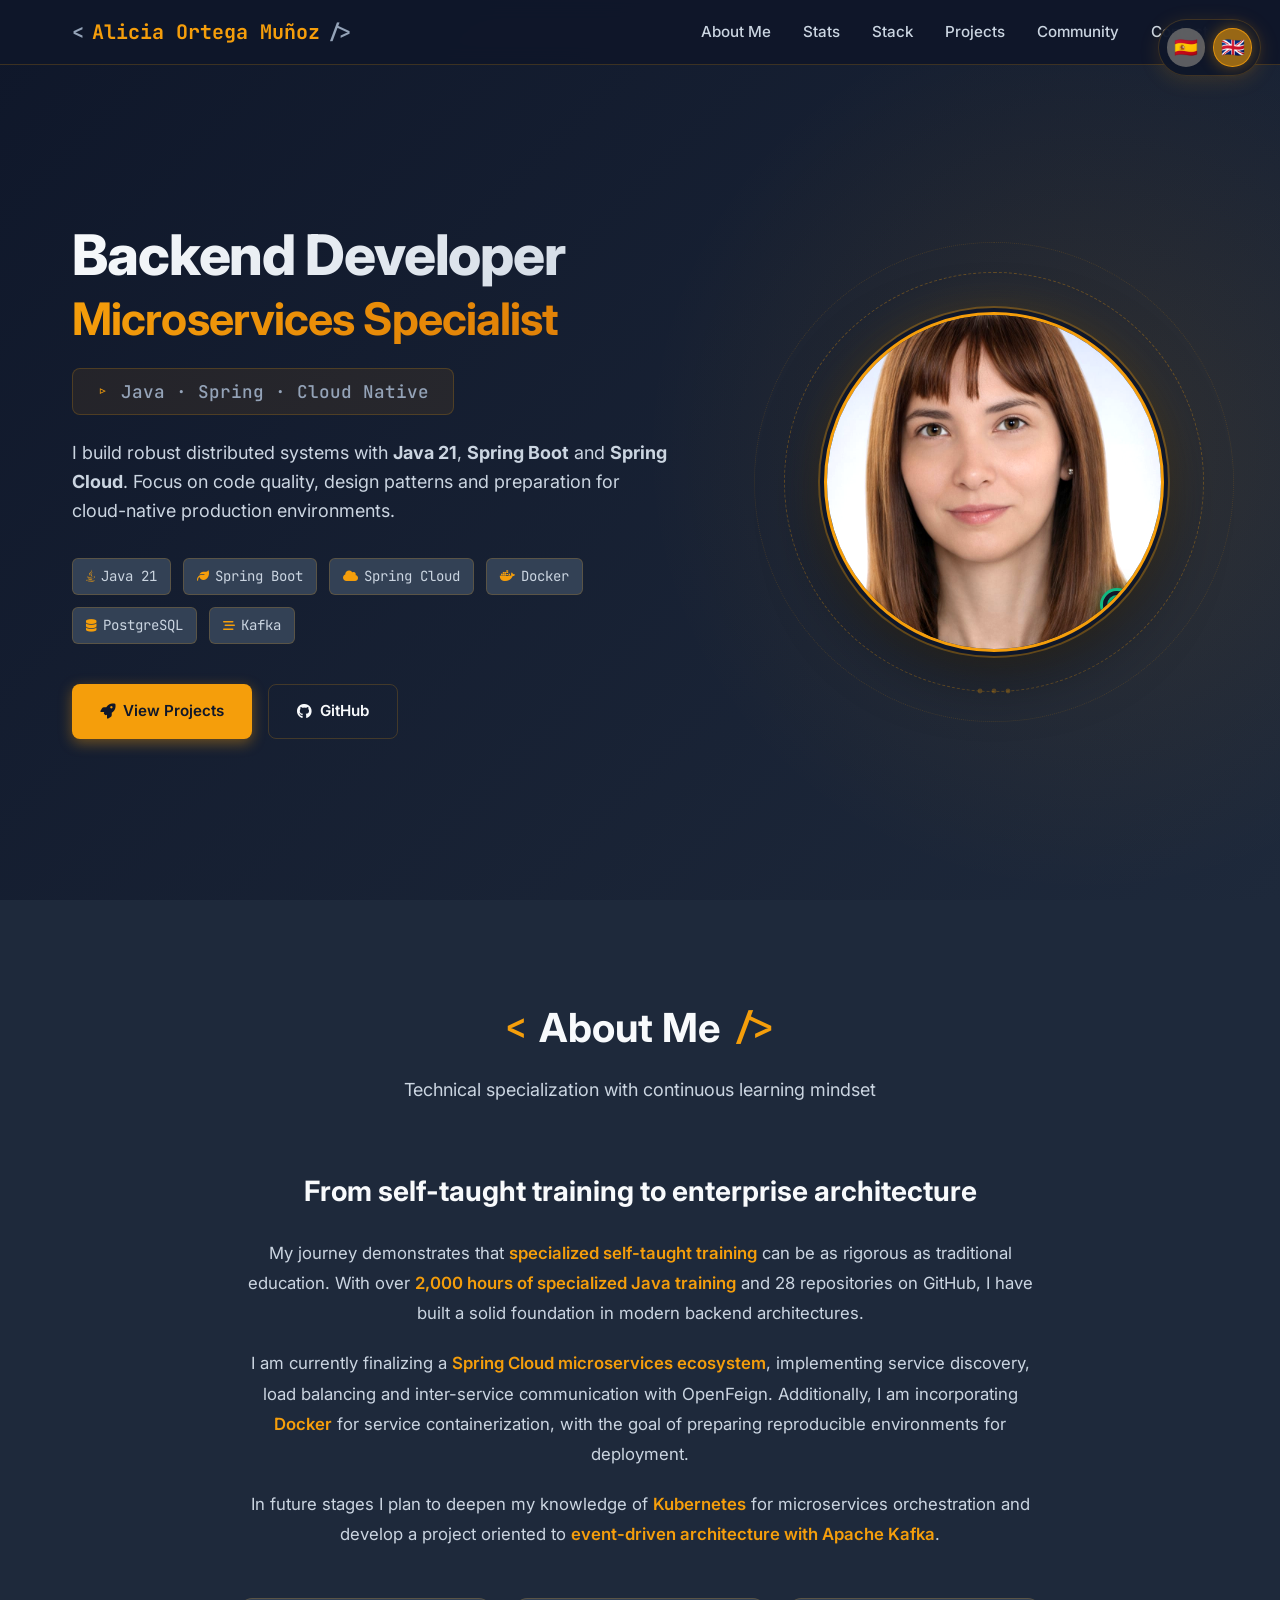
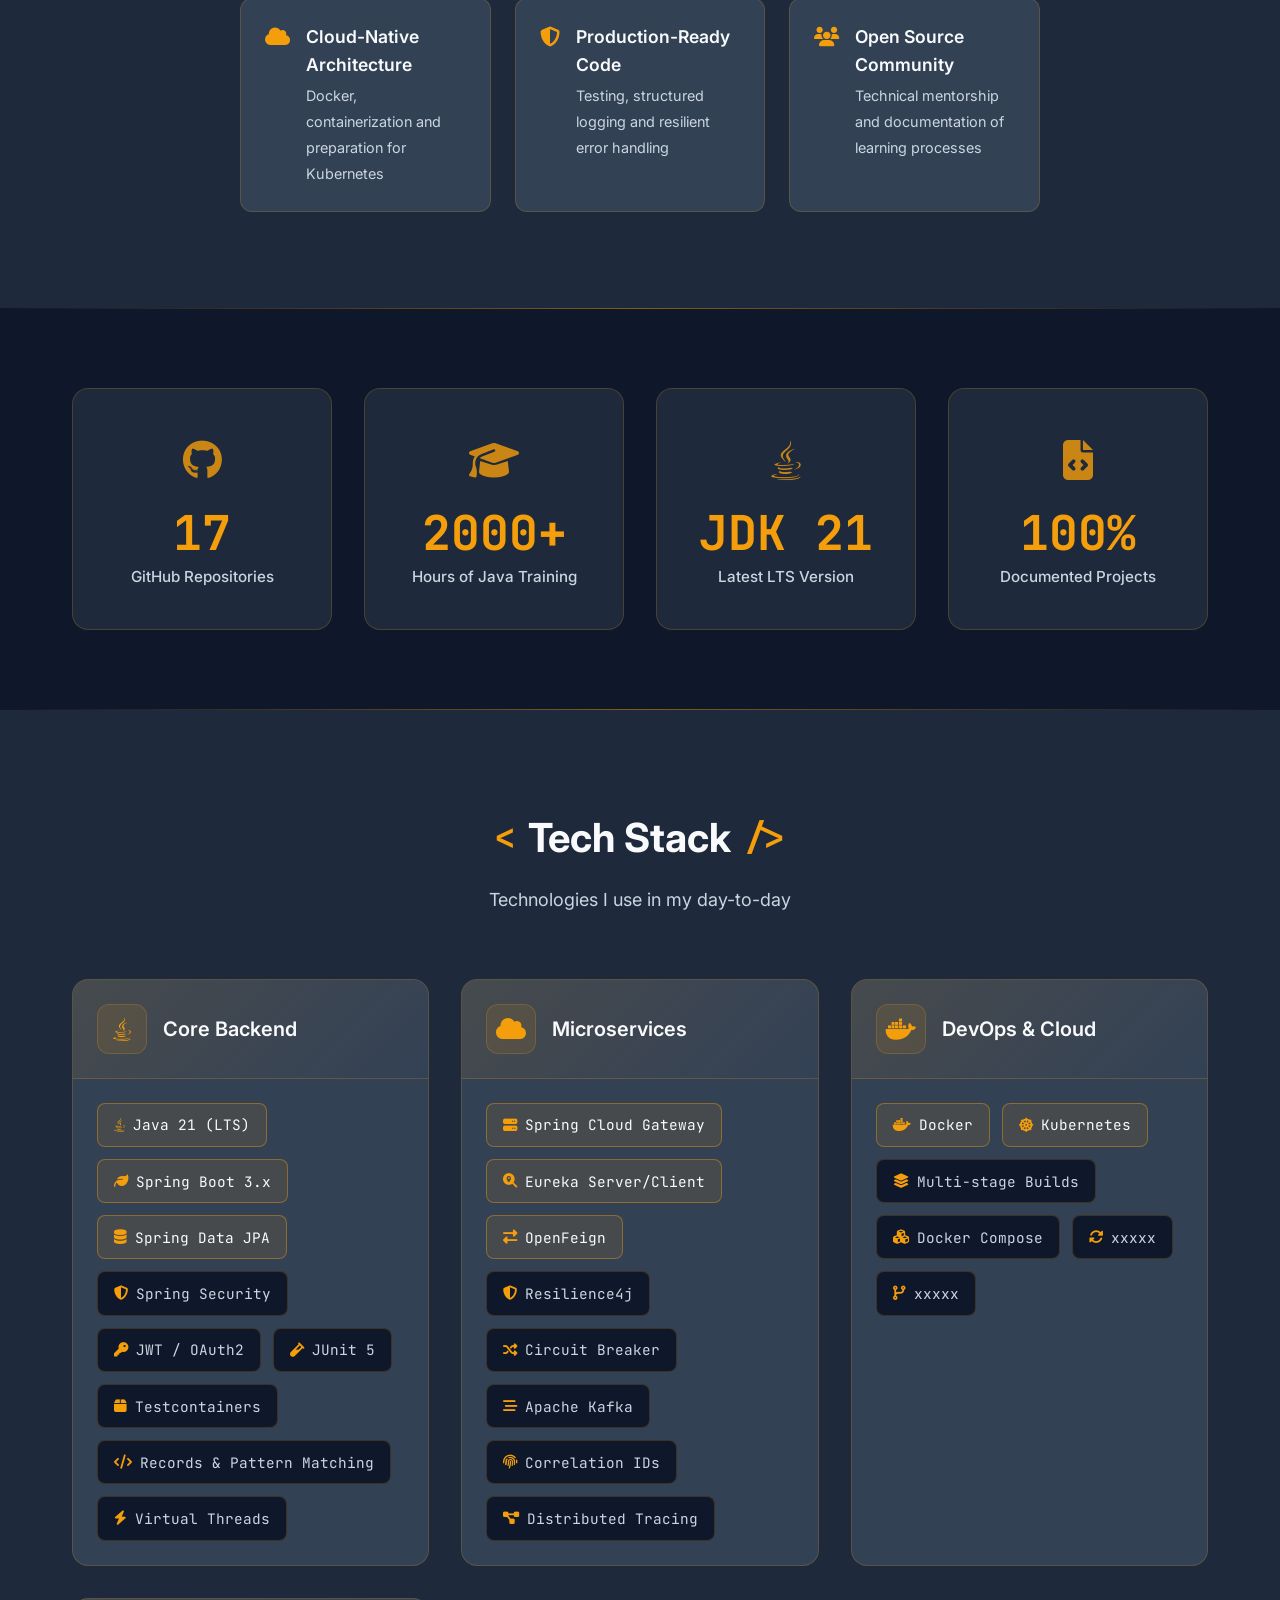
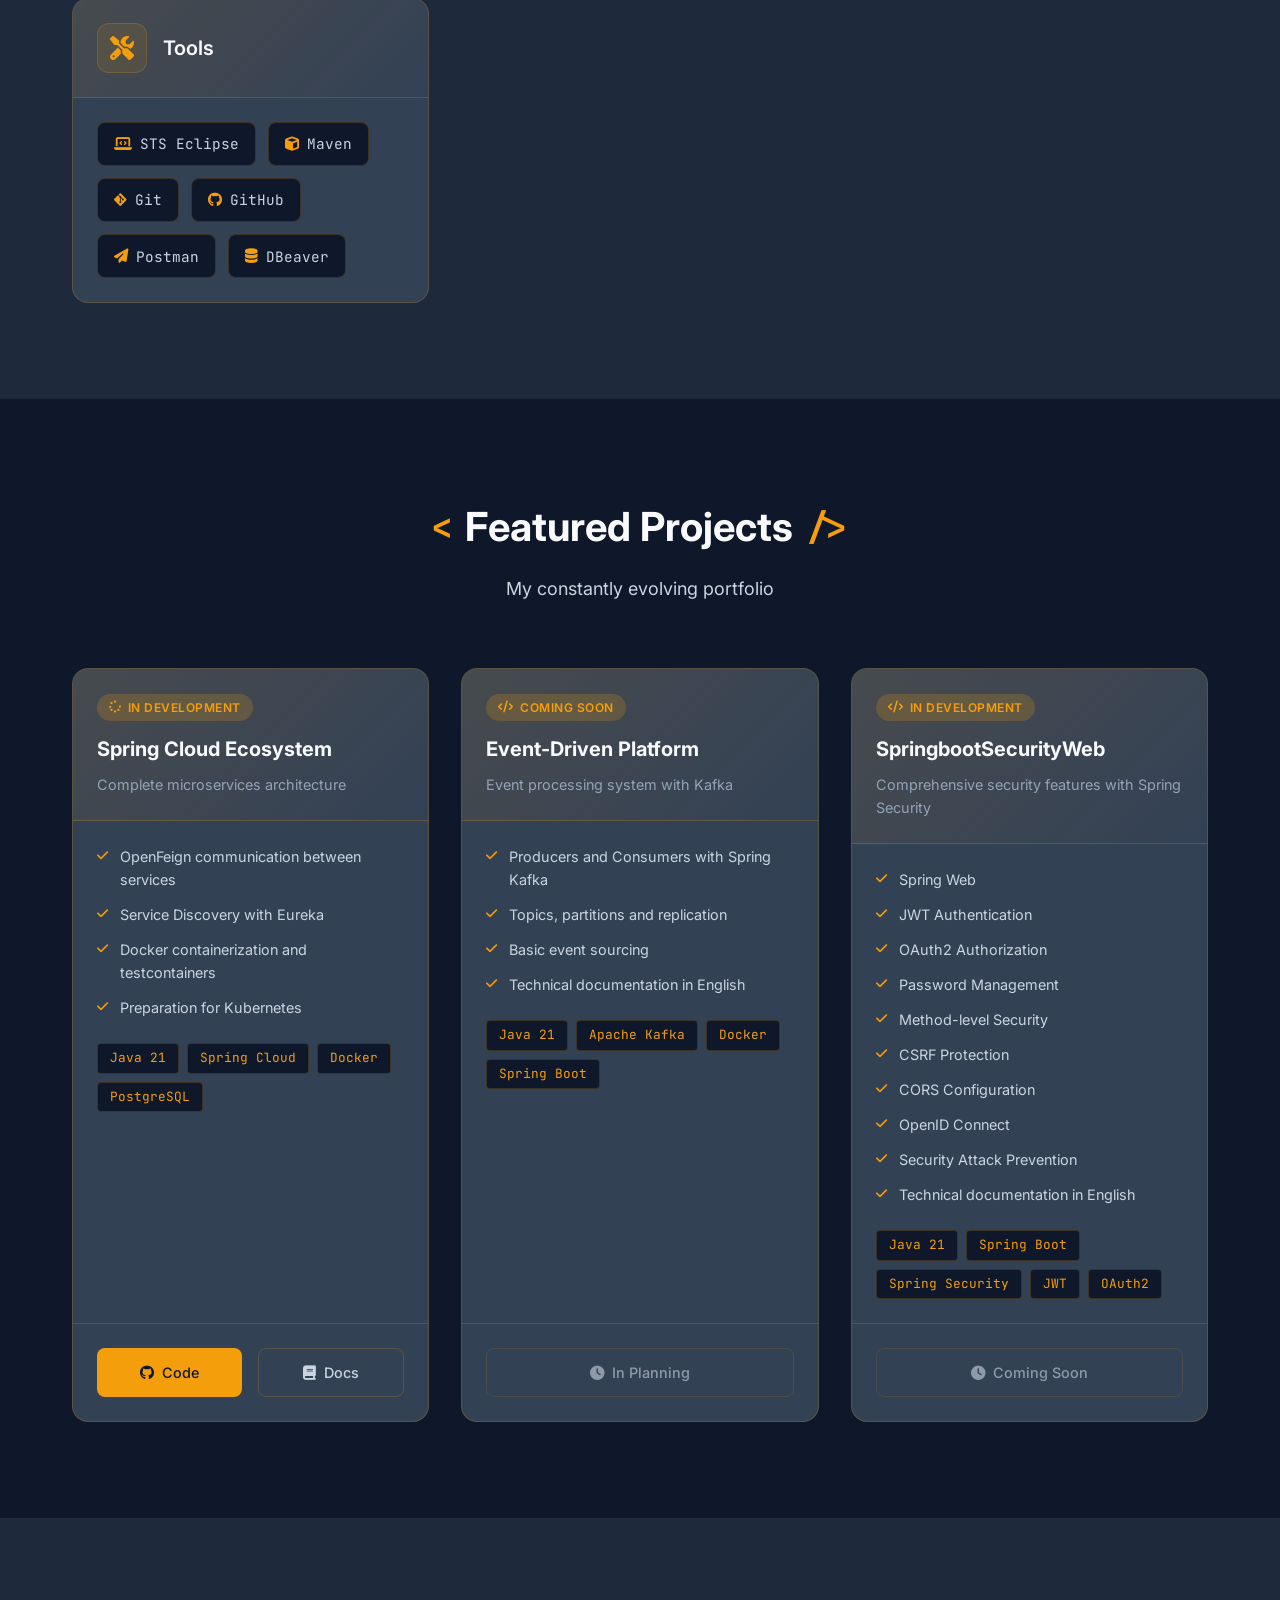
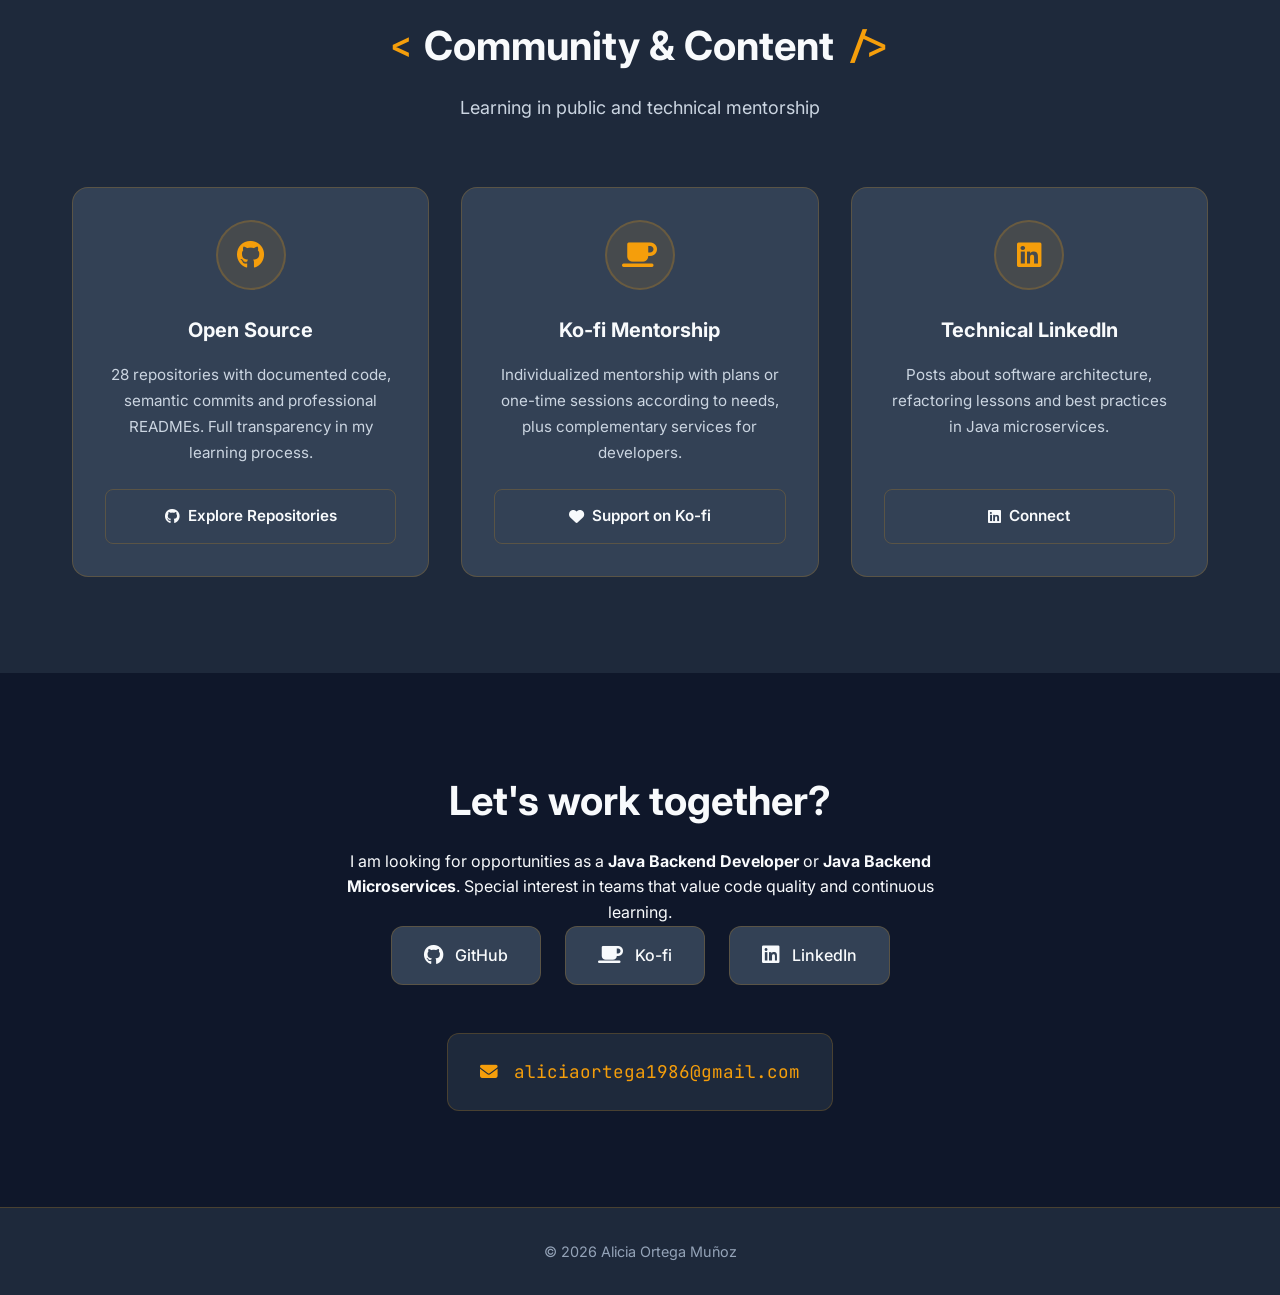
<file: src/main/resources/static/index-en.html>
<!DOCTYPE html>
<html lang="en">
<head>
    <meta charset="UTF-8">
    <meta name="viewport" content="width=device-width, initial-scale=1.0">
    <title>Alicia Ortega Muñoz | Java Backend Developer</title>
    <link href="https://fonts.googleapis.com/css2?family=Inter:wght@300;400;500;600;700&family=JetBrains+Mono:wght@400;500&display=swap" rel="stylesheet">
    <link rel="stylesheet" href="https://cdnjs.cloudflare.com/ajax/libs/font-awesome/6.4.0/css/all.min.css">
    
    <style>
/* ===== COLOR VARIABLES ===== */
:root {
    --bg-primary: #0f172a;
    --bg-secondary: #1e293b;
    --bg-card: #334155;
    --accent: #f59e0b;
    --accent-hover: #d97706;
    --text-primary: #f8fafc;
    --text-secondary: #cbd5e1;
    --text-muted: #94a3b8;
    --border: rgba(245, 158, 11, 0.2);
    --success: #10b981;
    --code-bg: #0d1117;
}

* {
    margin: 0;
    padding: 0;
    box-sizing: border-box;
}

html {
    scroll-behavior: smooth;
}

body {
    font-family: 'Inter', sans-serif;
    background-color: var(--bg-primary);
    color: var(--text-primary);
    line-height: 1.6;
    overflow-x: hidden;
}

/* ===== UTILITIES ===== */
.container {
    max-width: 1200px;
    margin: 0 auto;
    padding: 0 2rem;
}

.highlight {
    color: var(--accent);
    font-weight: 600;
}

.code-tag {
    font-family: 'JetBrains Mono', monospace;
    color: var(--accent);
    font-size: 0.9em;
}

/* ===== LANGUAGE SWITCHER ===== */
.lang-switcher {
    position: fixed;
    top: 1.2rem;
    right: 1.2rem;
    z-index: 3000;
    display: flex;
    gap: 0.5rem;
    background: rgba(15, 23, 42, 0.9);
    backdrop-filter: blur(12px);
    padding: 0.5rem;
    border-radius: 50px;
    border: 1px solid var(--border);
    box-shadow: 0 4px 20px rgba(245, 158, 11, 0.15);
}

.lang-flag {
    width: 2.4rem;
    height: 2.4rem;
    display: flex;
    align-items: center;
    justify-content: center;
    border-radius: 50%;
    text-decoration: none;
    font-size: 1.2rem;
    transition: all 0.3s ease;
    border: 1px solid transparent;
    color: #ffffff;
    background: rgba(112, 112, 112, 0.8);
}

.lang-flag:hover {
    transform: translateY(-2px);
    background: rgba(245, 158, 11, 0.4);
    border-color: rgba(245, 158, 11, 0.6);
    box-shadow: 0 0 15px rgba(245, 158, 11, 0.3);
}

.lang-flag.active {
    background: rgba(245, 158, 11, 0.6);
    border-color: rgba(245, 158, 11, 0.8);
    box-shadow: 0 0 15px rgba(245, 158, 11, 0.4);
}

/* ===== NAVIGATION ===== */
.navbar {
    position: fixed;
    top: 0;
    left: 0;
    right: 0;
    background: rgba(15, 23, 42, 0.95);
    backdrop-filter: blur(10px);
    border-bottom: 1px solid var(--border);
    z-index: 2000;
    padding: 1rem 0;
}

.navbar .container {
    display: flex;
    justify-content: space-between;
    align-items: center;
}

.logo {
    font-family: 'JetBrains Mono', monospace;
    font-size: 1.25rem;
    font-weight: 700;
    color: var(--accent);
    text-decoration: none;
    display: flex;
    align-items: center;
    gap: 0.5rem;
}

.logo::before {
    content: '<';
    color: var(--text-muted);
}

.logo::after {
    content: '/>';
    color: var(--text-muted);
}

.nav-links {
    display: flex;
    list-style: none;
    gap: 2rem;
}

.nav-links a {
    color: var(--text-secondary);
    text-decoration: none;
    font-weight: 500;
    font-size: 0.95rem;
    transition: color 0.3s ease;
    position: relative;
}

.nav-links a::after {
    content: '';
    position: absolute;
    bottom: -4px;
    left: 0;
    width: 0;
    height: 2px;
    background: var(--accent);
    transition: width 0.3s ease;
}

.nav-links a:hover {
    color: var(--accent);
}

.nav-links a:hover::after {
    width: 100%;
}

.hamburger {
    display: none;
    flex-direction: column;
    gap: 5px;
    cursor: pointer;
}

.hamburger span {
    width: 25px;
    height: 2px;
    background: var(--text-primary);
    transition: 0.3s;
}

/* ===== HERO SECTION ===== */
.hero {
    min-height: 100vh;
    display: flex;
    align-items: center;
    padding: 8rem 0 4rem;
    background: linear-gradient(135deg, var(--bg-primary) 0%, var(--bg-secondary) 100%);
    position: relative;
    overflow: hidden;
}

.hero::before {
    content: '';
    position: absolute;
    top: 0;
    right: 0;
    width: 50%;
    height: 100%;
    background: radial-gradient(circle at 70% 50%, rgba(245, 158, 11, 0.1) 0%, transparent 70%);
    pointer-events: none;
}

.hero .container {
    display: grid;
    grid-template-columns: 1.2fr 0.8fr;
    gap: 4rem;
    align-items: center;
}

/* ===== HERO TITLE - NEW HIGHLIGHTED STYLE ===== */
.hero-title {
    font-size: 3.5rem;
    font-weight: 800;
    line-height: 1.1;
    margin-bottom: 1.5rem;
    display: flex;
    flex-direction: column;
    gap: 0.5rem;
}

.title-line {
    display: block;
    background: linear-gradient(135deg, var(--text-primary) 0%, var(--text-secondary) 100%);
    -webkit-background-clip: text;
    -webkit-text-fill-color: transparent;
    background-clip: text;
    letter-spacing: -0.02em;
}

.title-highlight {
    background: linear-gradient(135deg, var(--accent) 0%, var(--accent-hover) 100%);
    -webkit-background-clip: text;
    -webkit-text-fill-color: transparent;
    background-clip: text;
    font-size: 2.8rem;
    font-weight: 700;
}

.title-tag {
    display: inline-flex;
    align-items: center;
    gap: 0.75rem;
    font-family: 'JetBrains Mono', monospace;
    font-size: 1.1rem;
    font-weight: 500;
    color: var(--text-muted);
    margin-top: 1rem;
    padding: 0.75rem 1.5rem;
    background: rgba(245, 158, 11, 0.08);
    border: 1px solid var(--border);
    border-radius: 8px;
    align-self: flex-start;
}

.title-tag::before {
    content: '▹';
    color: var(--accent);
    font-size: 1.2rem;
}

.hero-description {
    font-size: 1.125rem;
    color: var(--text-secondary);
    margin-bottom: 2rem;
    max-width: 600px;
}

.hero-tech-stack {
    display: flex;
    flex-wrap: wrap;
    gap: 0.75rem;
    margin-bottom: 2.5rem;
}

.tech-tag {
    background: var(--bg-card);
    border: 1px solid var(--border);
    padding: 0.4rem 0.8rem;
    border-radius: 6px;
    font-size: 0.875rem;
    color: var(--text-secondary);
    font-family: 'JetBrains Mono', monospace;
    display: flex;
    align-items: center;
    gap: 0.4rem;
}

.tech-tag i {
    color: var(--accent);
    font-size: 0.75rem;
}

.hero-buttons {
    display: flex;
    gap: 1rem;
    flex-wrap: wrap;
}

.btn {
    display: inline-flex;
    align-items: center;
    gap: 0.5rem;
    padding: 0.875rem 1.75rem;
    border-radius: 8px;
    text-decoration: none;
    font-weight: 600;
    font-size: 0.95rem;
    transition: all 0.3s ease;
    border: none;
    cursor: pointer;
}

.btn-primary {
    background: var(--accent);
    color: var(--bg-primary);
    box-shadow: 0 4px 14px rgba(245, 158, 11, 0.4);
}

.btn-primary:hover {
    background: var(--accent-hover);
    transform: translateY(-2px);
    box-shadow: 0 6px 20px rgba(245, 158, 11, 0.5);
}

.btn-secondary {
    background: transparent;
    color: var(--text-primary);
    border: 1px solid var(--border);
}

.btn-secondary:hover {
    background: rgba(245, 158, 11, 0.1);
    border-color: var(--accent);
    color: var(--accent);
}

/* ===== HERO IMAGE - PROFESSIONAL AND COHERENT ===== */
.hero-image-wrapper {
    display: flex;
    justify-content: center;
    align-items: center;
    position: relative;
    padding: 2rem;
}

.profile-img-container {
    position: relative;
    width: 340px;
    height: 340px;
    border-radius: 50%;
    overflow: hidden;
    border: 3px solid var(--accent);
    box-shadow: 
        0 0 0 4px var(--bg-primary),
        0 0 0 6px rgba(245, 158, 11, 0.3),
        0 20px 60px rgba(0, 0, 0, 0.5),
        0 0 40px rgba(245, 158, 11, 0.2);
    background: var(--bg-secondary);
    z-index: 2;
    transition: all 0.4s ease;
}

.profile-img-container:hover {
    transform: scale(1.03);
    box-shadow: 
        0 0 0 4px var(--bg-primary),
        0 0 0 8px rgba(245, 158, 11, 0.5),
        0 30px 80px rgba(0, 0, 0, 0.6),
        0 0 60px rgba(245, 158, 11, 0.3);
}

.profile-img {
    width: 100%;
    height: 100%;
    object-fit: cover;
    object-position: center 20%;
    transform: scale(1.15);
    transition: transform 0.4s ease, filter 0.4s ease;
    filter: brightness(1.05) contrast(1.05);
}

.profile-img-container:hover .profile-img {
    transform: scale(1.22);
    filter: brightness(1.1) contrast(1.05);
}

/* Status Indicator - Without tooltip */
.status-indicator {
    position: absolute;
    bottom: 30px;
    right: 30px;
    width: 28px;
    height: 28px;
    background: linear-gradient(135deg, var(--success) 0%, #059669 100%);
    border-radius: 50%;
    border: 4px solid var(--bg-primary);
    box-shadow: 0 0 0 3px var(--success), 0 0 20px rgba(16, 185, 129, 0.6);
    animation: pulse-ring 2s cubic-bezier(0.215, 0.61, 0.355, 1) infinite;
    z-index: 10;
}

@keyframes pulse-ring {
    0% { transform: scale(0.95); box-shadow: 0 0 0 0 rgba(16, 185, 129, 0.7); }
    70% { transform: scale(1); box-shadow: 0 0 0 15px rgba(16, 185, 129, 0); }
    100% { transform: scale(0.95); box-shadow: 0 0 0 0 rgba(16, 185, 129, 0); }
}

/* Technical decorative rings */
.tech-ring {
    position: absolute;
    border-radius: 50%;
    border: 1px dashed rgba(245, 158, 11, 0.3);
    pointer-events: none;
}

.ring-1 {
    width: 420px;
    height: 420px;
    animation: rotate 20s linear infinite;
}

.ring-2 {
    width: 480px;
    height: 480px;
    border-style: dotted;
    border-color: rgba(245, 158, 11, 0.15);
    animation: rotate 25s linear infinite reverse;
}

@keyframes rotate {
    from { transform: rotate(0deg); }
    to { transform: rotate(360deg); }
}

/* Decorative dots */
.tech-dots {
    position: absolute;
    display: flex;
    gap: 0.5rem;
    bottom: -10px;
}

.tech-dots span {
    width: 6px;
    height: 6px;
    background: var(--accent);
    border-radius: 50%;
    opacity: 0.6;
    animation: blink 1.4s infinite both;
}

.tech-dots span:nth-child(2) { animation-delay: 0.2s; }
.tech-dots span:nth-child(3) { animation-delay: 0.4s; }

@keyframes blink {
    0%, 80%, 100% { opacity: 0.3; transform: scale(0.8); }
    40% { opacity: 1; transform: scale(1.2); }
}

/* Hero Responsive */
@media (max-width: 968px) {
    .hero .container {
        grid-template-columns: 1fr;
        text-align: center;
    }
    
    .hero-title {
        font-size: 2.8rem;
        align-items: center;
    }
    
    .title-highlight {
        font-size: 2.2rem;
    }
    
    .title-tag {
        align-self: center;
        font-size: 1rem;
    }
    
    .hero-tech-stack {
        justify-content: center;
    }
    
    .hero-buttons {
        justify-content: center;
    }
    
    .hero-image-wrapper {
        display: none;
    }
}

@media (max-width: 640px) {
    .hero-title {
        font-size: 2.2rem;
    }
    
    .title-highlight {
        font-size: 1.8rem;
    }
    
    .title-tag {
        font-size: 0.9rem;
        padding: 0.6rem 1rem;
    }
    
    .profile-img-container {
        width: 240px;
        height: 240px;
        border-width: 2px;
    }
    
    .ring-1 { width: 290px; height: 290px; }
    .ring-2 { display: none; }
    
    .status-indicator {
        width: 22px;
        height: 22px;
        border-width: 3px;
        bottom: 15px;
        right: 15px;
    }
}

/* ===== GENERAL SECTIONS ===== */
section {
    padding: 6rem 0;
}

.section-header {
    text-align: center;
    margin-bottom: 4rem;
}

.section-header h2 {
    font-size: 2.5rem;
    font-weight: 700;
    margin-bottom: 1rem;
    display: flex;
    align-items: center;
    justify-content: center;
    gap: 0.75rem;
}

.section-header p {
    color: var(--text-secondary);
    font-size: 1.125rem;
    max-width: 600px;
    margin: 0 auto;
}

/* ===== ABOUT SECTION ===== */
.about {
    background: var(--bg-secondary);
}

.about-content {
    max-width: 800px;
    margin: 0 auto;
    text-align: center;
}

.about-content h3 {
    font-size: 1.75rem;
    margin-bottom: 1.5rem;
    color: var(--text-primary);
}

.about-content p {
    color: var(--text-secondary);
    margin-bottom: 1.25rem;
    font-size: 1.05rem;
    line-height: 1.8;
}

.about-content strong {
    color: var(--accent);
    font-weight: 600;
}

.about-highlights {
    list-style: none;
    margin: 3rem 0 0;
    display: grid;
    grid-template-columns: repeat(auto-fit, minmax(250px, 1fr));
    gap: 1.5rem;
    text-align: left;
}

.about-highlights li {
    display: flex;
    align-items: flex-start;
    gap: 1rem;
    color: var(--text-secondary);
    background: var(--bg-card);
    padding: 1.5rem;
    border-radius: 12px;
    border: 1px solid var(--border);
    transition: all 0.3s ease;
}

.about-highlights li:hover {
    border-color: var(--accent);
    transform: translateY(-3px);
}

.about-highlights i {
    color: var(--accent);
    margin-top: 0.25rem;
    font-size: 1.25rem;
    flex-shrink: 0;
}

.about-highlights strong {
    display: block;
    margin-bottom: 0.25rem;
    color: var(--text-primary);
    font-size: 1.1rem;
}

.about-highlights p {
    margin: 0;
    font-size: 0.9rem;
}

/* ===== STATS SECTION ===== */
.stats {
    background: var(--bg-primary);
    padding: 5rem 0;
    position: relative;
    overflow: hidden;
}

.stats::before {
    content: '';
    position: absolute;
    top: 0;
    left: 0;
    right: 0;
    height: 1px;
    background: linear-gradient(90deg, transparent, var(--accent), transparent);
    opacity: 0.5;
}

.stats::after {
    content: '';
    position: absolute;
    bottom: 0;
    left: 0;
    right: 0;
    height: 1px;
    background: linear-gradient(90deg, transparent, var(--accent), transparent);
    opacity: 0.5;
}

.stats-grid {
    display: grid;
    grid-template-columns: repeat(4, 1fr);
    gap: 2rem;
    position: relative;
    z-index: 1;
}

.stat-card {
    background: var(--bg-secondary);
    border: 1px solid var(--border);
    padding: 2.5rem 1.5rem;
    border-radius: 16px;
    text-align: center;
    transition: all 0.3s ease;
    position: relative;
    overflow: hidden;
}

.stat-card::before {
    content: '';
    position: absolute;
    top: 0;
    left: 0;
    right: 0;
    height: 4px;
    background: linear-gradient(90deg, var(--accent), var(--accent-hover));
    transform: scaleX(0);
    transition: transform 0.3s ease;
}

.stat-card:hover {
    transform: translateY(-8px);
    border-color: var(--accent);
    box-shadow: 0 20px 40px rgba(245, 158, 11, 0.15);
}

.stat-card:hover::before {
    transform: scaleX(1);
}

.stat-icon {
    font-size: 2.5rem;
    color: var(--accent);
    margin-bottom: 1rem;
    opacity: 0.8;
}

.stat-number {
    font-size: 3rem;
    font-weight: 700;
    color: var(--accent);
    font-family: 'JetBrains Mono', monospace;
    margin-bottom: 0.5rem;
    line-height: 1;
}

.stat-label {
    color: var(--text-secondary);
    font-size: 0.95rem;
    font-weight: 500;
}

/* ===== TECH STACK ===== */
.tech {
    background: var(--bg-secondary);
}

.tech-grid {
    display: grid;
    grid-template-columns: repeat(auto-fit, minmax(300px, 1fr));
    gap: 2rem;
}

.tech-card {
    background: var(--bg-card);
    border: 1px solid var(--border);
    border-radius: 16px;
    overflow: hidden;
    transition: all 0.3s ease;
    display: flex;
    flex-direction: column;
    height: 100%;
}

.tech-card:hover {
    transform: translateY(-8px);
    border-color: var(--accent);
    box-shadow: 0 20px 40px rgba(0, 0, 0, 0.3);
}

.tech-card-header {
    padding: 1.5rem;
    background: linear-gradient(135deg, rgba(245, 158, 11, 0.1) 0%, transparent 100%);
    border-bottom: 1px solid var(--border);
    display: flex;
    align-items: center;
    gap: 1rem;
}

.tech-card-icon {
    width: 50px;
    height: 50px;
    background: rgba(245, 158, 11, 0.1);
    border-radius: 12px;
    display: flex;
    align-items: center;
    justify-content: center;
    font-size: 1.5rem;
    color: var(--accent);
    border: 1px solid var(--border);
}

.tech-card h3 {
    font-size: 1.25rem;
    font-weight: 600;
    color: var(--text-primary);
}

.tech-card-body {
    padding: 1.5rem;
    flex-grow: 1;
}

.tech-badges-grid {
    display: flex;
    flex-wrap: wrap;
    gap: 0.75rem;
}

.tech-badge {
    display: inline-flex;
    align-items: center;
    gap: 0.5rem;
    background: var(--bg-primary);
    border: 1px solid var(--border);
    padding: 0.6rem 1rem;
    border-radius: 8px;
    font-size: 0.9rem;
    color: var(--text-secondary);
    font-family: 'JetBrains Mono', monospace;
    transition: all 0.3s ease;
    cursor: default;
}

.tech-badge:hover {
    border-color: var(--accent);
    color: var(--accent);
    transform: translateY(-2px);
    box-shadow: 0 4px 12px rgba(245, 158, 11, 0.15);
}

.tech-badge i {
    color: var(--accent);
    font-size: 0.9rem;
}

.tech-badge.featured {
    background: rgba(245, 158, 11, 0.1);
    border-color: rgba(245, 158, 11, 0.4);
    color: var(--text-primary);
}

.tech-badge.featured:hover {
    background: rgba(245, 158, 11, 0.2);
    border-color: var(--accent);
}

/* ===== PROJECTS ===== */
.projects {
    background: var(--bg-primary);
}

.projects-grid {
    display: grid;
    grid-template-columns: repeat(auto-fit, minmax(350px, 1fr));
    gap: 2rem;
}

.project-card {
    background: var(--bg-card);
    border: 1px solid var(--border);
    border-radius: 16px;
    overflow: hidden;
    transition: all 0.3s ease;
    display: flex;
    flex-direction: column;
    height: 100%;
}

.project-card:hover {
    transform: translateY(-8px);
    border-color: var(--accent);
    box-shadow: 0 20px 40px rgba(0, 0, 0, 0.3);
}

.project-header {
    padding: 1.5rem;
    background: linear-gradient(135deg, rgba(245, 158, 11, 0.1) 0%, transparent 100%);
    border-bottom: 1px solid var(--border);
}

.project-status {
    display: inline-flex;
    align-items: center;
    gap: 0.4rem;
    font-size: 0.75rem;
    font-weight: 600;
    padding: 0.25rem 0.75rem;
    border-radius: 50px;
    margin-bottom: 0.75rem;
    text-transform: uppercase;
    letter-spacing: 0.5px;
}

.status-in-progress {
    background: rgba(245, 158, 11, 0.2);
    color: var(--accent);
}

.status-completed {
    background: rgba(16, 185, 129, 0.2);
    color: var(--success);
}

.project-header h3 {
    font-size: 1.25rem;
    margin-bottom: 0.5rem;
    color: var(--text-primary);
}

.project-header p {
    color: var(--text-muted);
    font-size: 0.9rem;
}

.project-body {
    padding: 1.5rem;
    flex-grow: 1;
}

.project-features {
    list-style: none;
    margin-bottom: 1.5rem;
}

.project-features li {
    display: flex;
    align-items: flex-start;
    gap: 0.75rem;
    margin-bottom: 0.75rem;
    color: var(--text-secondary);
    font-size: 0.9rem;
}

.project-features i {
    color: var(--accent);
    font-size: 0.8rem;
    margin-top: 0.3rem;
    flex-shrink: 0;
}

.project-tech {
    display: flex;
    flex-wrap: wrap;
    gap: 0.5rem;
}

.project-tech span {
    background: var(--bg-primary);
    color: var(--accent);
    padding: 0.25rem 0.75rem;
    border-radius: 4px;
    font-size: 0.8rem;
    font-family: 'JetBrains Mono', monospace;
    border: 1px solid var(--border);
}

.project-footer {
    padding: 1.5rem;
    border-top: 1px solid var(--border);
    display: flex;
    gap: 1rem;
}

.project-link {
    flex: 1;
    text-align: center;
    padding: 0.75rem;
    border-radius: 8px;
    text-decoration: none;
    font-weight: 500;
    font-size: 0.9rem;
    transition: all 0.3s ease;
    display: flex;
    align-items: center;
    justify-content: center;
    gap: 0.5rem;
}

.project-link-primary {
    background: var(--accent);
    color: var(--bg-primary);
}

.project-link-primary:hover {
    background: var(--accent-hover);
    transform: translateY(-2px);
}

.project-link-secondary {
    background: transparent;
    border: 1px solid var(--border);
    color: var(--text-secondary);
}

.project-link-secondary:hover {
    border-color: var(--accent);
    color: var(--accent);
}

.project-link-disabled {
    opacity: 0.6;
    cursor: not-allowed;
    pointer-events: none;
}

/* ===== COMMUNITY ===== */
.community {
    background: var(--bg-secondary);
}

.community-grid {
    display: grid;
    grid-template-columns: repeat(auto-fit, minmax(300px, 1fr));
    gap: 2rem;
}

.community-card {
    background: var(--bg-card);
    border: 1px solid var(--border);
    border-radius: 16px;
    padding: 2rem;
    text-align: center;
    transition: all 0.3s ease;
    display: flex;
    flex-direction: column;
    height: 100%;
}

.community-card:hover {
    border-color: var(--accent);
    transform: translateY(-8px);
    box-shadow: 0 20px 40px rgba(0, 0, 0, 0.2);
}

.community-icon {
    width: 70px;
    height: 70px;
    background: rgba(245, 158, 11, 0.1);
    border-radius: 50%;
    display: flex;
    align-items: center;
    justify-content: center;
    margin: 0 auto 1.5rem;
    font-size: 1.75rem;
    color: var(--accent);
    border: 2px solid var(--border);
    transition: all 0.3s ease;
}

.community-card:hover .community-icon {
    background: rgba(245, 158, 11, 0.2);
    border-color: var(--accent);
    transform: scale(1.1);
}

.community-card h3 {
    margin-bottom: 1rem;
    font-size: 1.25rem;
    color: var(--text-primary);
}

.community-card p {
    color: var(--text-secondary);
    margin-bottom: 1.5rem;
    font-size: 0.95rem;
    flex-grow: 1;
    line-height: 1.7;
}

/* ===== CONTACT ===== */
.contact {
    background: var(--bg-primary);
    text-align: center;
}

.contact-content {
    max-width: 600px;
    margin: 0 auto;
}

.contact h2 {
    font-size: 2.5rem;
    margin-bottom: 1rem;
}

.contact > .container > p {
    color: var(--text-secondary);
    margin-bottom: 2rem;
    font-size: 1.125rem;
}

.contact-links {
    display: flex;
    justify-content: center;
    gap: 1.5rem;
    margin-bottom: 3rem;
    flex-wrap: wrap;
}

.contact-link {
    display: flex;
    align-items: center;
    gap: 0.75rem;
    background: var(--bg-card);
    border: 1px solid var(--border);
    padding: 1rem 2rem;
    border-radius: 12px;
    text-decoration: none;
    color: var(--text-primary);
    font-weight: 500;
    transition: all 0.3s ease;
}

.contact-link:hover {
    border-color: var(--accent);
    color: var(--accent);
    transform: translateY(-3px);
    box-shadow: 0 10px 20px rgba(245, 158, 11, 0.1);
}

.contact-link i {
    font-size: 1.25rem;
}

.email-box {
    background: var(--bg-secondary);
    border: 1px solid var(--border);
    border-radius: 12px;
    padding: 1.5rem 2rem;
    display: inline-flex;
    align-items: center;
    gap: 1rem;
    font-family: 'JetBrains Mono', monospace;
    color: var(--accent);
    transition: all 0.3s ease;
    font-size: 1.1rem;
}

.email-box:hover {
    border-color: var(--accent);
    transform: translateY(-2px);
    box-shadow: 0 10px 20px rgba(245, 158, 11, 0.1);
}

/* ===== FOOTER ===== */
footer {
    background: var(--bg-secondary);
    border-top: 1px solid var(--border);
    padding: 2rem 0;
    text-align: center;
    color: var(--text-muted);
    font-size: 0.9rem;
}

/* ===== GENERAL RESPONSIVE ===== */
@media (max-width: 968px) {
    .stats-grid {
        grid-template-columns: repeat(2, 1fr);
        gap: 1.5rem;
    }
    
    .stat-number {
        font-size: 2.5rem;
    }
    
    .nav-links {
        display: none;
    }
    
    .hamburger {
        display: flex;
    }
    
    .about-highlights {
        grid-template-columns: 1fr;
    }
}

@media (max-width: 640px) {
    .section-header h2 {
        font-size: 2rem;
    }
    
    .stats-grid {
        grid-template-columns: 1fr;
    }
    
    .projects-grid,
    .tech-grid {
        grid-template-columns: 1fr;
    }
    
    .contact-links {
        flex-direction: column;
        align-items: center;
    }
    
    .contact-link {
        width: 100%;
        max-width: 300px;
        justify-content: center;
    }
}
    </style>
</head>

<body>
    <!-- Language Selector -->
    <div class="lang-switcher">
        <a href="index.html" class="lang-flag" title="Español">🇪🇸</a>
        <a href="index-en.html" class="lang-flag active" title="English">🇬🇧</a>
    </div>

    <!-- Navigation -->
    <nav class="navbar">
        <div class="container">
            <a href="#" class="logo">Alicia Ortega Muñoz</a>
            <ul class="nav-links">
                <li><a href="#about">About Me</a></li>
                <li><a href="#stats">Stats</a></li>
                <li><a href="#tech">Stack</a></li>
                <li><a href="#projects">Projects</a></li>
                <li><a href="#community">Community</a></li>
                <li><a href="#contact">Contact</a></li>
            </ul>
            <div class="hamburger">
                <span></span>
                <span></span>
                <span></span>
            </div>
        </div>
    </nav>

    <!-- Hero -->
    <section class="hero">
        <div class="container">
            <div class="hero-content">
                <!-- MAIN HIGHLIGHTED TITLE -->
                <h1 class="hero-title">
                    <span class="title-line">Backend Developer</span>
                    <span class="title-line title-highlight">Microservices Specialist</span>
                    <span class="title-tag">Java · Spring · Cloud Native</span>
                </h1>
                
                <p class="hero-description">
                    I build robust distributed systems with <strong>Java 21</strong>, <strong>Spring Boot</strong> and <strong>Spring Cloud</strong>. 
                    Focus on code quality, design patterns and preparation for cloud-native production environments.
                </p>
                
                <div class="hero-tech-stack">
                    <span class="tech-tag"><i class="fab fa-java"></i> Java 21</span>
                    <span class="tech-tag"><i class="fas fa-leaf"></i> Spring Boot</span>
                    <span class="tech-tag"><i class="fas fa-cloud"></i> Spring Cloud</span>
                    <span class="tech-tag"><i class="fab fa-docker"></i> Docker</span>
                    <span class="tech-tag"><i class="fas fa-database"></i> PostgreSQL</span>
                    <span class="tech-tag"><i class="fas fa-stream"></i> Kafka</span>
                </div>

                <div class="hero-buttons">
                    <a href="#projects" class="btn btn-primary">
                        <i class="fas fa-rocket"></i> View Projects
                    </a>
                    <a href="https://github.com/AliciaJava" target="_blank" rel="noopener noreferrer" class="btn btn-secondary">
                        <i class="fab fa-github"></i> GitHub
                    </a>
                </div>
            </div>

            <div class="hero-image-wrapper">
                <div class="profile-img-container">
                    <img src="images/Foto Alicia.jpeg" alt="Alicia Ortega Muñoz - Java Backend Developer" class="profile-img">
                    <div class="status-indicator" title="Available for work"></div>
                </div>
                
                <div class="tech-ring ring-1"></div>
                <div class="tech-ring ring-2"></div>
                <div class="tech-dots">
                    <span></span><span></span><span></span>
                </div>
            </div>
        </div>
    </section>

    <!-- About Me -->
    <section id="about" class="about">
        <div class="container">
            <div class="section-header">
                <h2><span class="code-tag">&lt;</span> About Me <span class="code-tag">/&gt;</span></h2>
                <p>Technical specialization with continuous learning mindset</p>
            </div>

            <div class="about-content">
                <h3>From self-taught training to enterprise architecture</h3>
                <p>
                    My journey demonstrates that <strong>specialized self-taught training</strong> can be as rigorous as traditional education. With over <strong>2,000 hours of specialized Java training</strong> and 28 repositories on GitHub, I have built a solid foundation in modern backend architectures.
                </p>
                <p>
                    I am currently finalizing a <strong>Spring Cloud microservices ecosystem</strong>, implementing service discovery, load balancing and inter-service communication with OpenFeign. Additionally, I am incorporating <strong>Docker</strong> for service containerization, with the goal of preparing reproducible environments for deployment.
                </p>
                <p>
                    In future stages I plan to deepen my knowledge of <strong>Kubernetes</strong> for microservices orchestration and develop a project oriented to <strong>event-driven architecture with Apache Kafka</strong>.
                </p>

                <ul class="about-highlights">
                    <li>
                        <i class="fas fa-cloud"></i>
                        <div>
                            <strong>Cloud-Native Architecture</strong>
                            <p>Docker, containerization and preparation for Kubernetes</p>
                        </div>
                    </li>
                    <li>
                        <i class="fas fa-shield-alt"></i>
                        <div>
                            <strong>Production-Ready Code</strong>
                            <p>Testing, structured logging and resilient error handling</p>
                        </div>
                    </li>
                    <li>
                        <i class="fas fa-users"></i>
                        <div>
                            <strong>Open Source Community</strong>
                            <p>Technical mentorship and documentation of learning processes</p>
                        </div>
                    </li>
                </ul>
            </div>
        </div>
    </section>

    <!-- Stats -->
    <section id="stats" class="stats">
        <div class="container">
            <div class="stats-grid">
                <div class="stat-card">
                    <div class="stat-icon">
                        <i class="fab fa-github"></i>
                    </div>
                    <div class="stat-number">17</div>
                    <div class="stat-label">GitHub Repositories</div>
                </div>
                
                <div class="stat-card">
                    <div class="stat-icon">
                        <i class="fas fa-graduation-cap"></i>
                    </div>
                    <div class="stat-number">2000+</div>
                    <div class="stat-label">Hours of Java Training</div>
                </div>
                
                <div class="stat-card">
                    <div class="stat-icon">
                        <i class="fab fa-java"></i>
                    </div>
                    <div class="stat-number">JDK 21</div>
                    <div class="stat-label">Latest LTS Version</div>
                </div>
                
                <div class="stat-card">
                    <div class="stat-icon">
                        <i class="fas fa-file-code"></i>
                    </div>
                    <div class="stat-number">100%</div>
                    <div class="stat-label">Documented Projects</div>
                </div>
            </div>
        </div>
    </section>

    <!-- Tech Stack -->
    <section id="tech" class="tech">
        <div class="container">
            <div class="section-header">
                <h2><span class="code-tag">&lt;</span> Tech Stack <span class="code-tag">/&gt;</span></h2>
                <p>Technologies I use in my day-to-day</p>
            </div>
            
            <div class="tech-grid">
                <!-- Card 1: Core Backend -->
                <div class="tech-card">
                    <div class="tech-card-header">
                        <div class="tech-card-icon">
                            <i class="fab fa-java"></i>
                        </div>
                        <h3>Core Backend</h3>
                    </div>
                    <div class="tech-card-body">
                        <div class="tech-badges-grid">
                            <span class="tech-badge featured"><i class="fab fa-java"></i> Java 21 (LTS)</span>
                            <span class="tech-badge featured"><i class="fas fa-leaf"></i> Spring Boot 3.x</span>
                            <span class="tech-badge featured"><i class="fas fa-database"></i> Spring Data JPA</span>
                            <span class="tech-badge"><i class="fas fa-shield-alt"></i> Spring Security</span>
                            <span class="tech-badge"><i class="fas fa-key"></i> JWT / OAuth2</span>
                            <span class="tech-badge"><i class="fas fa-vial"></i> JUnit 5</span>
                            <span class="tech-badge"><i class="fas fa-box"></i> Testcontainers</span>
                            <span class="tech-badge"><i class="fas fa-code"></i> Records & Pattern Matching</span>
                            <span class="tech-badge"><i class="fas fa-bolt"></i> Virtual Threads</span>
                        </div>
                    </div>
                </div>

                <!-- Card 2: Microservices -->
                <div class="tech-card">
                    <div class="tech-card-header">
                        <div class="tech-card-icon">
                            <i class="fas fa-cloud"></i>
                        </div>
                        <h3>Microservices</h3>
                    </div>
                    <div class="tech-card-body">
                        <div class="tech-badges-grid">
                            <span class="tech-badge featured"><i class="fas fa-server"></i> Spring Cloud Gateway</span>
                            <span class="tech-badge featured"><i class="fas fa-search-location"></i> Eureka Server/Client</span>
                            <span class="tech-badge featured"><i class="fas fa-exchange-alt"></i> OpenFeign</span>
                            <span class="tech-badge"><i class="fas fa-shield-alt"></i> Resilience4j</span>
                            <span class="tech-badge"><i class="fas fa-random"></i> Circuit Breaker</span>
                            <span class="tech-badge"><i class="fas fa-stream"></i> Apache Kafka</span>
                            <span class="tech-badge"><i class="fas fa-fingerprint"></i> Correlation IDs</span>
                            <span class="tech-badge"><i class="fas fa-project-diagram"></i> Distributed Tracing</span>
                        </div>
                    </div>
                </div>

                <!-- Card 3: DevOps & Cloud -->
                <div class="tech-card">
                    <div class="tech-card-header">
                        <div class="tech-card-icon">
                            <i class="fab fa-docker"></i>
                        </div>
                        <h3>DevOps & Cloud</h3>
                    </div>
                    <div class="tech-card-body">
                        <div class="tech-badges-grid">
                            <span class="tech-badge featured"><i class="fab fa-docker"></i> Docker</span>
                            <span class="tech-badge featured"><i class="fas fa-dharmachakra"></i> Kubernetes</span>
                            <span class="tech-badge"><i class="fas fa-layer-group"></i> Multi-stage Builds</span>
                            <span class="tech-badge"><i class="fas fa-cubes"></i> Docker Compose</span>
                            <span class="tech-badge"><i class="fas fa-sync-alt"></i>   xxxxx      </span>
                            <span class="tech-badge"><i class="fas fa-code-branch"></i> xxxxx</span>
                        </div>
                    </div>
                </div>

                <!-- Card 4: Tools -->
                <div class="tech-card">
                    <div class="tech-card-header">
                        <div class="tech-card-icon">
                            <i class="fas fa-tools"></i>
                        </div>
                        <h3>Tools</h3>
                    </div>
                    <div class="tech-card-body">
                        <div class="tech-badges-grid">
                            <span class="tech-badge"><i class="fas fa-laptop-code"></i> STS Eclipse</span>
                            <span class="tech-badge"><i class="fas fa-cube"></i> Maven</span>
                            <span class="tech-badge"><i class="fab fa-git-alt"></i> Git</span>
                            <span class="tech-badge"><i class="fab fa-github"></i> GitHub</span>
                            <span class="tech-badge"><i class="fas fa-paper-plane"></i> Postman</span>
                            <span class="tech-badge"><i class="fas fa-database"></i> DBeaver</span>
                        </div>
                    </div>
                </div>
            </div>
        </div>
    </section>

   <!-- Projects -->
	<section id="projects" class="projects">
		<div class="container">
			<div class="section-header">
				<h2>
					<span class="code-tag">&lt;</span> Featured Projects <span
						class="code-tag">/&gt;</span>
				</h2>
				<p>My constantly evolving portfolio</p>
			</div>

			<div class="projects-grid">

				<!-- Project 1 -->
				<div class="project-card">
					<div class="project-header">
						<span class="project-status status-in-progress"> <i
							class="fas fa-spinner fa-spin"></i> In Development
						</span>
						<h3>Spring Cloud Ecosystem</h3>
						<p>Complete microservices architecture</p>
					</div>
					<div class="project-body">
						<ul class="project-features">
							<li><i class="fas fa-check"></i> OpenFeign communication between services</li>
							<li><i class="fas fa-check"></i> Service Discovery with Eureka</li>
							<li><i class="fas fa-check"></i> Docker containerization and testcontainers</li>
							<li><i class="fas fa-check"></i> Preparation for Kubernetes</li>
						</ul>
						<div class="project-tech">
							<span>Java 21</span> <span>Spring Cloud</span> <span>Docker</span>
							<span>PostgreSQL</span>
						</div>
					</div>
					<div class="project-footer">
						<a href="https://github.com/AliciaJava" target="_blank"
							rel="noopener noreferrer"
							class="project-link project-link-primary"> <i
							class="fab fa-github"></i> Code
						</a> <a href="#" class="project-link project-link-secondary"> <i
							class="fas fa-book"></i> Docs
						</a>
					</div>
				</div>

				<!-- Project 2 -->
				<div class="project-card">
					<div class="project-header">
						<span class="project-status status-in-progress"> <i
							class="fas fa-code"></i> Coming Soon
						</span>
						<h3>Event-Driven Platform</h3>
						<p>Event processing system with Kafka</p>
					</div>
					<div class="project-body">
						<ul class="project-features">
							<li><i class="fas fa-check"></i> Producers and Consumers with Spring Kafka</li>
							<li><i class="fas fa-check"></i> Topics, partitions and replication</li>
							<li><i class="fas fa-check"></i> Basic event sourcing</li>
							<li><i class="fas fa-check"></i> Technical documentation in English</li>
						</ul>
						<div class="project-tech">
							<span>Java 21</span> <span>Apache Kafka</span> <span>Docker</span>
							<span>Spring Boot</span>
						</div>
					</div>
					<div class="project-footer">
						<span
							class="project-link project-link-secondary project-link-disabled">
							<i class="fas fa-clock"></i> In Planning
						</span>
					</div>
				</div>

				<!-- Project 3 -->
				<div class="project-card">
					<div class="project-header">
						<span class="project-status status-in-progress"> <i
							class="fas fa-code"></i> In Development
						</span>
						<h3>SpringbootSecurityWeb</h3>
						<p>Comprehensive security features with Spring Security</p>
					</div>
					<div class="project-body">
						<ul class="project-features">
							<li><i class="fas fa-check"></i> Spring Web</li>
							<li><i class="fas fa-check"></i> JWT Authentication</li>
							<li><i class="fas fa-check"></i> OAuth2 Authorization</li>
							<li><i class="fas fa-check"></i> Password Management</li>
							<li><i class="fas fa-check"></i> Method-level Security</li>
							<li><i class="fas fa-check"></i> CSRF Protection</li>
							<li><i class="fas fa-check"></i> CORS Configuration</li>
							<li><i class="fas fa-check"></i> OpenID Connect</li>
							<li><i class="fas fa-check"></i> Security Attack Prevention</li>
							<li><i class="fas fa-check"></i> Technical documentation in English</li>
						</ul>
						<div class="project-tech">
							<span>Java 21</span> <span>Spring Boot</span> <span>Spring
								Security</span> <span>JWT</span> <span>OAuth2</span>
						</div>
					</div>
					<div class="project-footer">
						<span
							class="project-link project-link-secondary project-link-disabled">
							<i class="fas fa-clock"></i> Coming Soon
						</span>
					</div>
				</div>
	</section>

	<!-- Community -->
<section id="community" class="community">
    <div class="container">
        <div class="section-header">
            <h2><span class="code-tag">&lt;</span> Community & Content <span class="code-tag">/&gt;</span></h2>
            <p>Learning in public and technical mentorship</p>
        </div>

        <div class="community-grid">

            <div class="community-card">
                <div class="community-icon">
                    <i class="fab fa-github"></i>
                </div>
                <h3>Open Source</h3>
                <p>28 repositories with documented code, semantic commits and professional READMEs. Full transparency in my learning process.</p>
                <a href="https://github.com/AliciaJava" target="_blank" rel="noopener noreferrer" class="btn btn-secondary" style="width: 100%; justify-content: center;">
                    <i class="fab fa-github"></i> Explore Repositories
                </a>
            </div>

            <div class="community-card">
                <div class="community-icon">
                    <i class="fas fa-coffee"></i>
                </div>
                <h3>Ko-fi Mentorship</h3>
                <p>Individualized mentorship with plans or one-time sessions according to needs, plus complementary services for developers.</p>
                <a href="https://ko-fi.com/aliciaortegamunoz" target="_blank" rel="noopener noreferrer" class="btn btn-secondary" style="width: 100%; justify-content: center;">
                    <i class="fas fa-heart"></i> Support on Ko-fi
                </a>
            </div>

            <div class="community-card">
                <div class="community-icon">
                    <i class="fab fa-linkedin"></i>
                </div>
                <h3>Technical LinkedIn</h3>
                <p>Posts about software architecture, refactoring lessons and best practices in Java microservices.</p>
                <a href="#" class="btn btn-secondary" style="width: 100%; justify-content: center;">
                    <i class="fab fa-linkedin"></i> Connect
                </a>
            </div>

        </div>
    </div>
</section>
<!-- Contact -->
<section id="contact" class="contact">
    <div class="container">
        <div class="contact-content">
            <h2>Let's work together?</h2>
            <p>
                I am looking for opportunities as a <strong>Java Backend Developer</strong> 
                or <strong>Java Backend Microservices</strong>. 
                Special interest in teams that value code quality 
                and continuous learning.
            </p>
            
            <div class="contact-links">
                <a href="https://github.com/AliciaJava" target="_blank" rel="noopener noreferrer" class="contact-link">
                    <i class="fab fa-github"></i>
                    <span>GitHub</span>
                </a>

                <a href="https://ko-fi.com/aliciaortegamunoz" target="_blank" rel="noopener noreferrer" class="contact-link">
                    <i class="fas fa-coffee"></i>
                    <span>Ko-fi</span>
                </a>

                <a href="#" class="contact-link">
                    <i class="fab fa-linkedin"></i>
                    <span>LinkedIn</span>
                </a>
            </div>

            <div class="email-box">
                <i class="fas fa-envelope"></i>
                <span>aliciaortega1986@gmail.com</span>
            </div>
        </div>
    </div>
</section>

<!-- Footer -->
<footer>
    <div class="container">
        <p>&copy; 2026 Alicia Ortega Muñoz</p>
    </div>
</footer>

</body>
</html>
</file>
